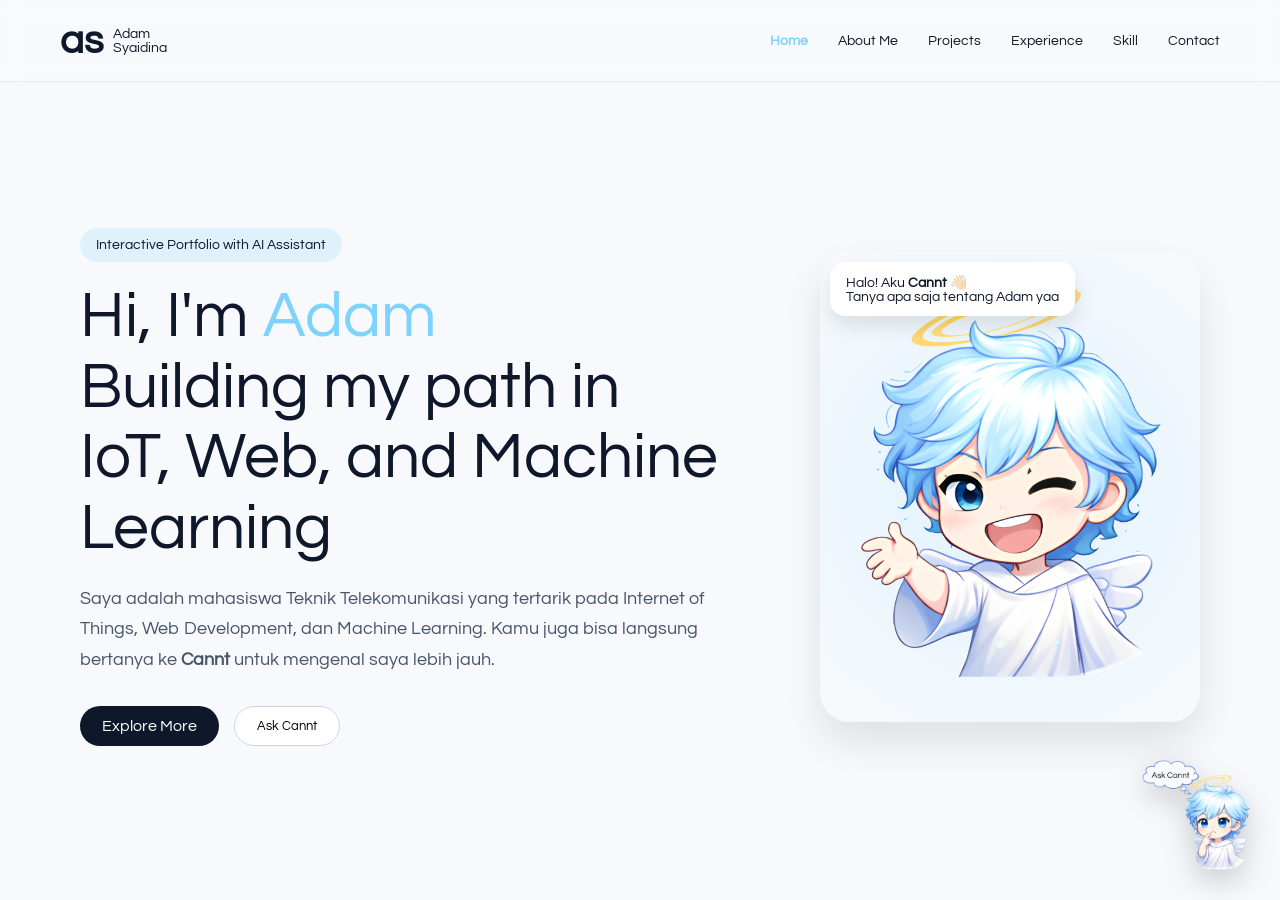
<file: portofolioadamver1.1/index.html>
<!DOCTYPE html>
<html>
<head>
    <meta name="description" content="Portfolio Muhammad Adam Syaidina">
    <title>Adam Syaidina | Portfolio</title>

    <link href="https://fonts.googleapis.com/css2?family=Questrial&display=swap" rel="stylesheet">
    <link rel="stylesheet" href="static/style.css">
</head>

<body>

<!-- NAVBAR -->
<nav class="navbar">
    <div class="logo">
        <span class="logo-big">as</span>
        <div class="logo-text">
            <span>Adam</span>
            <span>Syaidina</span>
        </div>
    </div>

    <ul class="menu">
        <li class="active" onclick="location.href='index.html'">Home</li>
        <li onclick="location.href='about.html'">About Me</li>
        <li onclick="location.href='projects.html'">Projects</li>
        <li onclick="location.href='experience.html'">Experience</li>
        <li onclick="location.href='skill.html'">Skill</li>
        <li onclick="location.href='contact.html'">Contact</li>
    </ul>
</nav>

<!-- HERO -->
<section class="hero">
    <div class="hero-left">
        <p class="hero-tag">Interactive Portfolio with AI Assistant</p>

        <h1>
            Hi, I'm <span>Adam</span><br>
            Building my path in<br>
            IoT, Web, and Machine Learning
        </h1>

        <p class="hero-desc">
            Saya adalah mahasiswa Teknik Telekomunikasi yang tertarik pada Internet of Things, Web Development,
            dan Machine Learning. Kamu juga bisa langsung bertanya ke <strong>Cannt</strong>
            untuk mengenal saya lebih jauh.
        </p>

        <div class="hero-actions">
            <a href="about.html" class="btn-primary">Explore More</a>
            <button class="btn-secondary" onclick="toggleChat()">Ask Cannt</button>
        </div>
    </div>

    <div class="hero-right">
        <div class="hero-card">
            <img src="static/images/cannt-hero.png" alt="Cannt">
            <div class="hero-bubble">
                Halo! Aku <strong>Cannt</strong> 👋🏻<br>
                Tanya apa saja tentang Adam yaa
            </div>
        </div>
    </div>
</section>

<!-- CANNT BUTTON -->
<div class="cannt-wrapper" onclick="toggleChat()">
    <img src="static/images/cannt.png" alt="Cannt">
</div>

<!-- CHAT -->
<div class="chat-container" id="chatBox">
    <div class="chat-header">
        Cannt
        <span onclick="toggleChat()">✖</span>
    </div>

    <div class="chat-content" id="chatContent"></div>

    <div class="chat-input">
        <input type="text" id="question" placeholder="Tanya tentang Adam...">
        <button onclick="askAI()">Kirim</button>
    </div>
</div>

<script>
let hasShownWelcome = false;

function toggleChat() {
    const chat = document.getElementById("chatBox");
    const cannt = document.querySelector(".cannt-wrapper");
    const chatContent = document.getElementById("chatContent");

    if (chat.style.display === "flex") {
        chat.style.display = "none";
        cannt.style.display = "block";
    } else {
        chat.style.display = "flex";
        cannt.style.display = "none";

        if (!hasShownWelcome) {
            addChatMessage(
                "Halo! Saya <strong>Cannt</strong>, asisten portfolio Adam 😊<br>" +
                "Saya bisa menjawab beberapa pertanyaan umum tentang Adam."
            );
            hasShownWelcome = true;
        }
    }
}

function addChatMessage(content, type = "ai-msg") {
    const chatContent = document.getElementById("chatContent");
    const message = document.createElement("div");
    message.className = type;
    message.innerHTML = content;
    chatContent.appendChild(message);
    chatContent.scrollTop = chatContent.scrollHeight;
}

function escapeHTML(text) {
    const div = document.createElement("div");
    div.textContent = text;
    return div.innerHTML;
}

function getCanntAnswer(question) {
    const q = question.toLowerCase();

    if (/(halo|hai|hi|hello|pagi|siang|sore|malam)/.test(q))
        return "Halo! Saya Cannt, asisten portfolio Adam 😊 Ada yang ingin kamu ketahui tentang Adam?";

    if (/(nama|siapa adam|tentang adam|who is adam)/.test(q))
        return "Adam adalah Muhammad Adam Syaidina, mahasiswa S1 Teknik Telekomunikasi di Telkom University Purwokerto.";

    if (/(kuliah|pendidikan|kampus|universitas|jurusan|semester)/.test(q))
        return "Adam menempuh S1 Teknik Telekomunikasi di Telkom University Purwokerto.";

    if (/(skill|keahlian|bisa apa|kemampuan|teknologi)/.test(q))
        return "Adam memiliki pengalaman pada Python, MATLAB, GNU Radio, RTL-SDR, IoT, elektronika, fiber optic, AutoCAD, dan beberapa teknologi telekomunikasi.";

    if (/(project|proyek|karya)/.test(q))
        return "Kamu bisa melihat beberapa proyek Adam di halaman Projects, termasuk proyek IoT, telekomunikasi, dan pengembangan teknologi.";

    if (/(pengalaman|organisasi|kerja)/.test(q))
        return "Adam memiliki pengalaman organisasi dan akademik, termasuk kegiatan himpunan, asisten praktikum, grup riset, serta pengalaman sebagai teknisi fiber optic.";

    if (/(telkom|fiber|optik|ftth|jointer)/.test(q))
        return "Adam memiliki pengalaman sebagai teknisi lapangan/jointer dengan fokus pada instalasi dan troubleshooting fiber optic.";

    if (/(iot|internet of things)/.test(q))
        return "IoT merupakan salah satu bidang yang diminati Adam, bersama web development, machine learning, dan teknologi telekomunikasi.";

    if (/(kontak|contact|email|hubungi)/.test(q))
        return "Kamu bisa menghubungi Adam melalui informasi kontak yang tersedia di halaman Contact.";

    return "Saya versi statis dari Cannt, jadi belum bisa memahami pertanyaan bebas seperti AI. Coba tanyakan tentang pendidikan, skill, project, pengalaman, IoT, fiber optic, atau kontak Adam 😊";
}

function askAI() {
    const input = document.getElementById("question");
    const question = input.value.trim();
    if (!question) return;

    addChatMessage(escapeHTML(question), "user-msg");
    input.value = "";

    const typingId = "typing-" + Date.now();
    const chatContent = document.getElementById("chatContent");
    const typing = document.createElement("div");
    typing.className = "ai-msg typing";
    typing.id = typingId;
    typing.innerHTML = "<span></span><span></span><span></span>";
    chatContent.appendChild(typing);
    chatContent.scrollTop = chatContent.scrollHeight;

    setTimeout(() => {
        const el = document.getElementById(typingId);
        if (!el) return;
        el.classList.remove("typing");
        el.innerHTML = getCanntAnswer(question);
        chatContent.scrollTop = chatContent.scrollHeight;
    }, 500);
}

document.addEventListener("DOMContentLoaded", function () {
    const input = document.getElementById("question");
    if (input) {
        input.addEventListener("keydown", function (event) {
            if (event.key === "Enter") {
                event.preventDefault();
                askAI();
            }
        });
    }
});
</script>

</body>
</html>
</file>
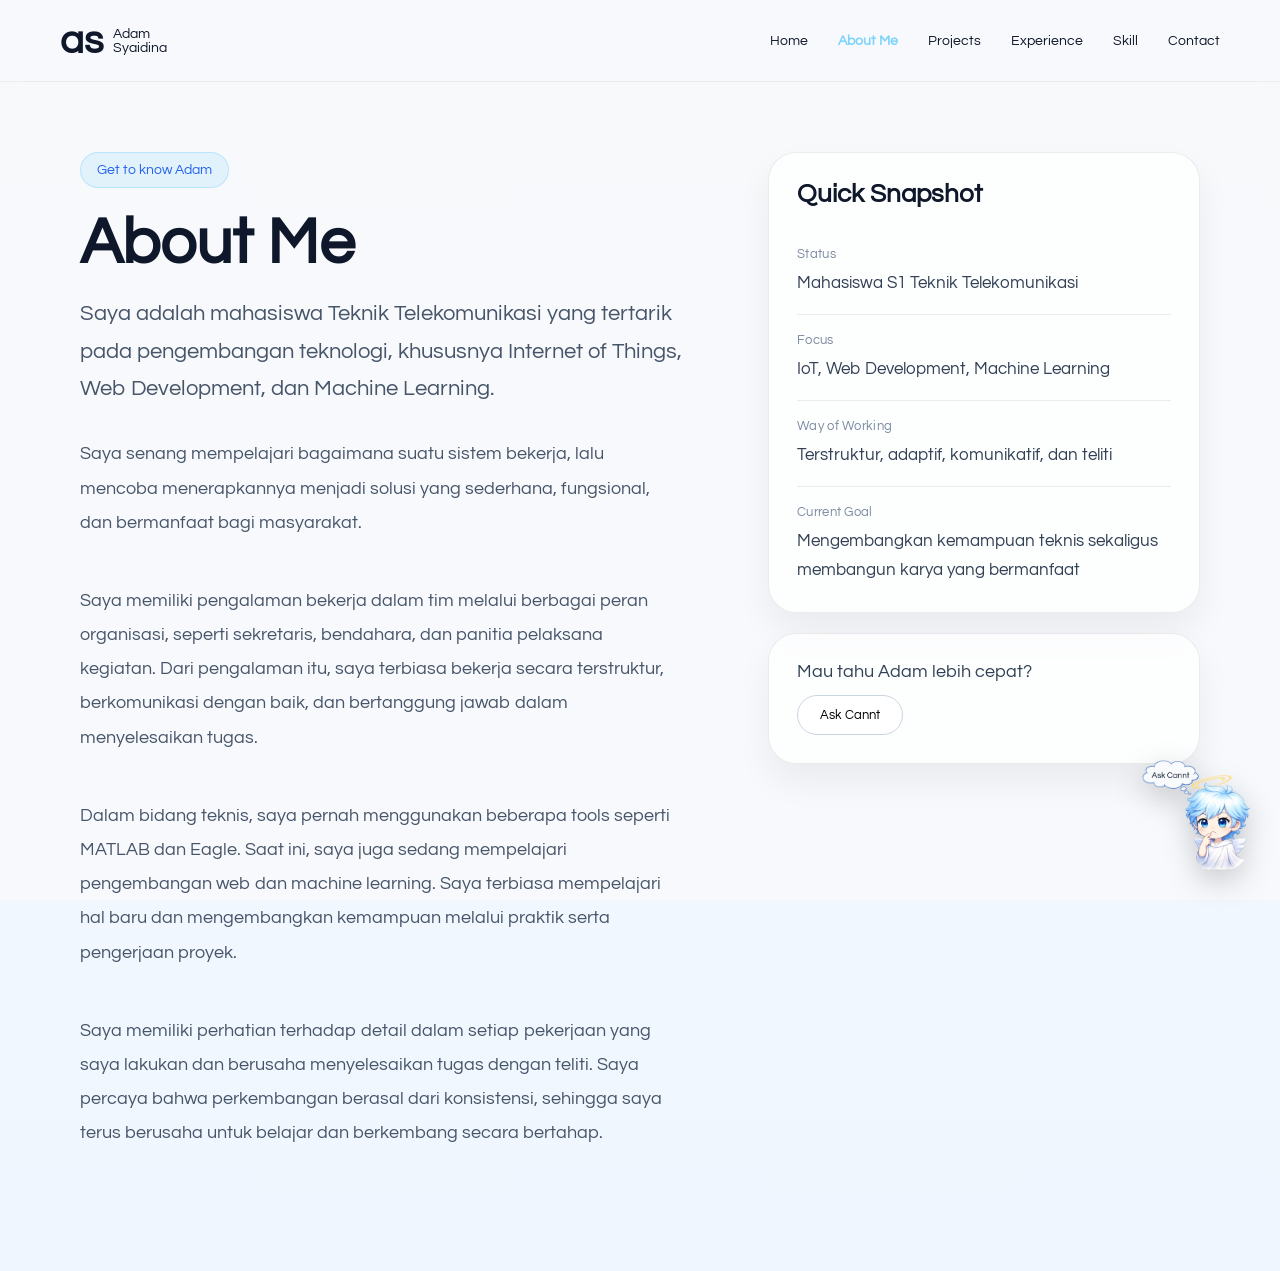
<file: portofolioadamver1.1/about.html>
<!DOCTYPE html>
<html>
<head>
    <meta name="description" content="About Muhammad Adam Syaidina">
    <title>About Me | Adam Syaidina</title>

    <link href="https://fonts.googleapis.com/css2?family=Questrial&display=swap" rel="stylesheet">
    <link rel="stylesheet" href="static/style.css">
</head>

<body>

    <!-- NAVBAR -->
    <nav class="navbar">
        <div class="logo">
            <span class="logo-big">as</span>
            <div class="logo-text">
                <span>Adam</span>
                <span>Syaidina</span>
            </div>
        </div>

        <ul class="menu">
            <li onclick="location.href='index.html'">Home</li>
            <li class="active" onclick="location.href='about.html'">About Me</li>
            <li onclick="location.href='projects.html'">Projects</li>
            <li onclick="location.href='experience.html'">Experience</li>
            <li onclick="location.href='skill.html'">Skill</li>
            <li onclick="location.href='contact.html'">Contact</li>
        </ul>
    </nav>

    <!-- ABOUT SECTION -->
    <section class="about-page">
        <div class="about-left">
            <p class="about-tag">Get to know Adam</p>
            <h1>About Me</h1>
            <p class="about-intro">
                Saya adalah mahasiswa Teknik Telekomunikasi yang tertarik pada pengembangan teknologi,
                khususnya Internet of Things, Web Development, dan Machine Learning.
            </p>

            <div class="about-content">
                <p>
                    Saya senang mempelajari bagaimana suatu sistem bekerja, lalu mencoba menerapkannya
                    menjadi solusi yang sederhana, fungsional, dan bermanfaat bagi masyarakat.
                </p>

                <p>
                    Saya memiliki pengalaman bekerja dalam tim melalui berbagai peran organisasi,
                    seperti sekretaris, bendahara, dan panitia pelaksana kegiatan. Dari pengalaman itu,
                    saya terbiasa bekerja secara terstruktur, berkomunikasi dengan baik, dan bertanggung jawab
                    dalam menyelesaikan tugas.
                </p>

                <p>
                    Dalam bidang teknis, saya pernah menggunakan beberapa tools seperti MATLAB dan Eagle.
                    Saat ini, saya juga sedang mempelajari pengembangan web dan machine learning.
                    Saya terbiasa mempelajari hal baru dan mengembangkan kemampuan melalui praktik
                    serta pengerjaan proyek.
                </p>

                <p>
                    Saya memiliki perhatian terhadap detail dalam setiap pekerjaan yang saya lakukan dan
                    berusaha menyelesaikan tugas dengan teliti. Saya percaya bahwa perkembangan berasal dari
                    konsistensi, sehingga saya terus berusaha untuk belajar dan berkembang secara bertahap.
                </p>
            </div>
        </div>

        <div class="about-right">
            <div class="about-card">
                <h3>Quick Snapshot</h3>

                <div class="snapshot-item">
                    <span class="snapshot-label">Status</span>
                    <p>Mahasiswa S1 Teknik Telekomunikasi</p>
                </div>

                <div class="snapshot-item">
                    <span class="snapshot-label">Focus</span>
                    <p>IoT, Web Development, Machine Learning</p>
                </div>

                <div class="snapshot-item">
                    <span class="snapshot-label">Way of Working</span>
                    <p>Terstruktur, adaptif, komunikatif, dan teliti</p>
                </div>

                <div class="snapshot-item">
                    <span class="snapshot-label">Current Goal</span>
                    <p>Mengembangkan kemampuan teknis sekaligus membangun karya yang bermanfaat</p>
                </div>
            </div>

            <div class="about-mini-card">
                <p>
                    Mau tahu Adam lebih cepat?
                </p>
                <button class="btn-secondary" onclick="toggleChat()">Ask Cannt</button>
            </div>
        </div>
    </section>

    <!-- CANNT CHARACTER -->
    <div class="cannt-wrapper" onclick="toggleChat()">
        <img src="static/images/cannt.png" alt="Cannt">
    </div>

    <!-- CHAT BOX -->
    <div class="chat-container" id="chatBox">
        <div class="chat-header">
            <span>Cannt</span>
            <span class="close-btn" onclick="toggleChat()">✕</span>
        </div>

        <div class="chat-content" id="chatContent"></div>

        <div class="chat-input">
            <input type="text" id="question" placeholder="Tanya tentang Adam...">
            <button onclick="askAI()">Kirim</button>
        </div>
    </div>

<script>
let hasShownWelcome = false;

function toggleChat() {
    const chat = document.getElementById("chatBox");
    const cannt = document.querySelector(".cannt-wrapper");
    const chatContent = document.getElementById("chatContent");

    if (chat.style.display === "flex") {
        chat.style.display = "none";
        cannt.style.display = "block";
    } else {
        chat.style.display = "flex";
        cannt.style.display = "none";

        if (!hasShownWelcome) {
            addChatMessage(
                "Halo! Saya <strong>Cannt</strong>, asisten portfolio Adam 😊<br>" +
                "Saya bisa menjawab beberapa pertanyaan umum tentang Adam."
            );
            hasShownWelcome = true;
        }
    }
}

function addChatMessage(content, type = "ai-msg") {
    const chatContent = document.getElementById("chatContent");
    const message = document.createElement("div");
    message.className = type;
    message.innerHTML = content;
    chatContent.appendChild(message);
    chatContent.scrollTop = chatContent.scrollHeight;
}

function escapeHTML(text) {
    const div = document.createElement("div");
    div.textContent = text;
    return div.innerHTML;
}

function getCanntAnswer(question) {
    const q = question.toLowerCase();

    if (/(halo|hai|hi|hello|pagi|siang|sore|malam)/.test(q))
        return "Halo! Saya Cannt, asisten portfolio Adam 😊 Ada yang ingin kamu ketahui tentang Adam?";

    if (/(nama|siapa adam|tentang adam|who is adam)/.test(q))
        return "Adam adalah Muhammad Adam Syaidina, mahasiswa S1 Teknik Telekomunikasi di Telkom University Purwokerto.";

    if (/(kuliah|pendidikan|kampus|universitas|jurusan|semester)/.test(q))
        return "Adam menempuh S1 Teknik Telekomunikasi di Telkom University Purwokerto.";

    if (/(skill|keahlian|bisa apa|kemampuan|teknologi)/.test(q))
        return "Adam memiliki pengalaman pada Python, MATLAB, GNU Radio, RTL-SDR, IoT, elektronika, fiber optic, AutoCAD, dan beberapa teknologi telekomunikasi.";

    if (/(project|proyek|karya)/.test(q))
        return "Kamu bisa melihat beberapa proyek Adam di halaman Projects, termasuk proyek IoT, telekomunikasi, dan pengembangan teknologi.";

    if (/(pengalaman|organisasi|kerja)/.test(q))
        return "Adam memiliki pengalaman organisasi dan akademik, termasuk kegiatan himpunan, asisten praktikum, grup riset, serta pengalaman sebagai teknisi fiber optic.";

    if (/(telkom|fiber|optik|ftth|jointer)/.test(q))
        return "Adam memiliki pengalaman sebagai teknisi lapangan/jointer dengan fokus pada instalasi dan troubleshooting fiber optic.";

    if (/(iot|internet of things)/.test(q))
        return "IoT merupakan salah satu bidang yang diminati Adam, bersama web development, machine learning, dan teknologi telekomunikasi.";

    if (/(kontak|contact|email|hubungi)/.test(q))
        return "Kamu bisa menghubungi Adam melalui informasi kontak yang tersedia di halaman Contact.";

    return "Saya versi statis dari Cannt, jadi belum bisa memahami pertanyaan bebas seperti AI. Coba tanyakan tentang pendidikan, skill, project, pengalaman, IoT, fiber optic, atau kontak Adam 😊";
}

function askAI() {
    const input = document.getElementById("question");
    const question = input.value.trim();
    if (!question) return;

    addChatMessage(escapeHTML(question), "user-msg");
    input.value = "";

    const typingId = "typing-" + Date.now();
    const chatContent = document.getElementById("chatContent");
    const typing = document.createElement("div");
    typing.className = "ai-msg typing";
    typing.id = typingId;
    typing.innerHTML = "<span></span><span></span><span></span>";
    chatContent.appendChild(typing);
    chatContent.scrollTop = chatContent.scrollHeight;

    setTimeout(() => {
        const el = document.getElementById(typingId);
        if (!el) return;
        el.classList.remove("typing");
        el.innerHTML = getCanntAnswer(question);
        chatContent.scrollTop = chatContent.scrollHeight;
    }, 500);
}

document.addEventListener("DOMContentLoaded", function () {
    const input = document.getElementById("question");
    if (input) {
        input.addEventListener("keydown", function (event) {
            if (event.key === "Enter") {
                event.preventDefault();
                askAI();
            }
        });
    }
});
</script>

</body>
</html>
</file>
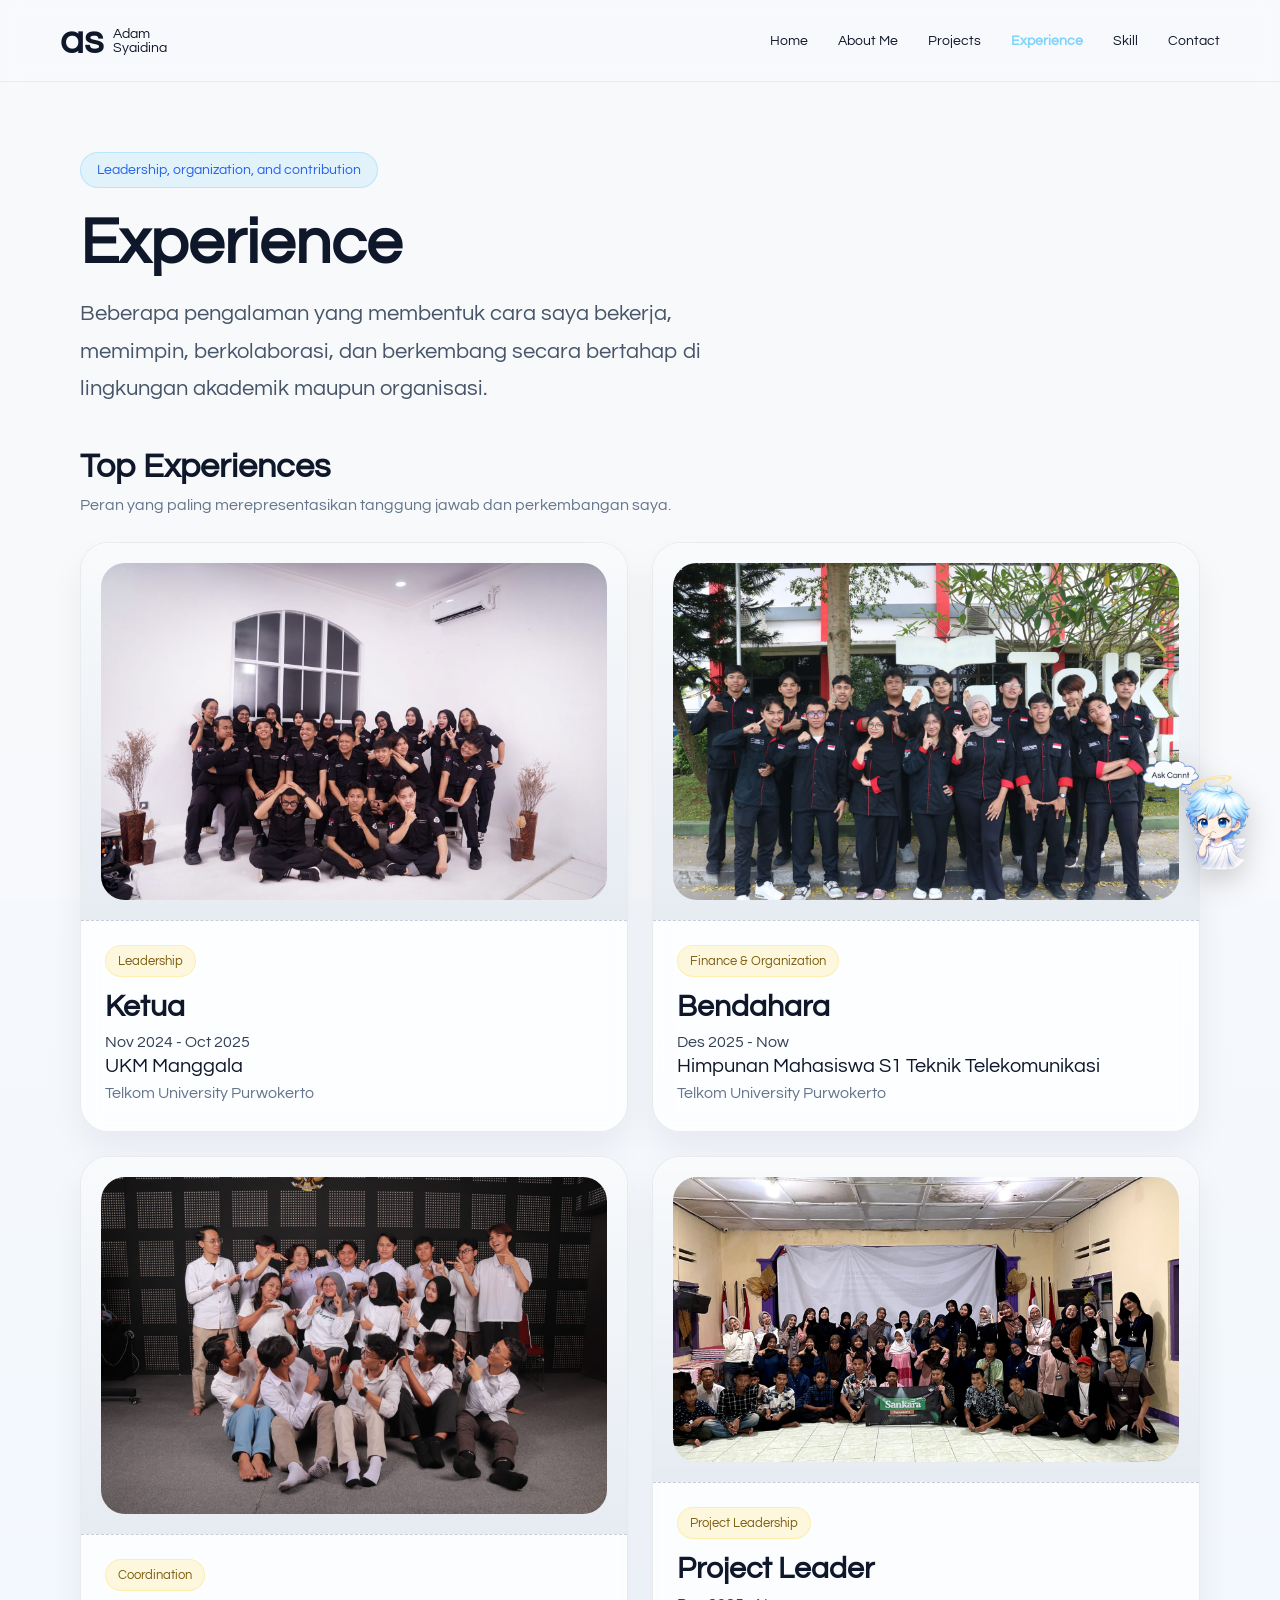
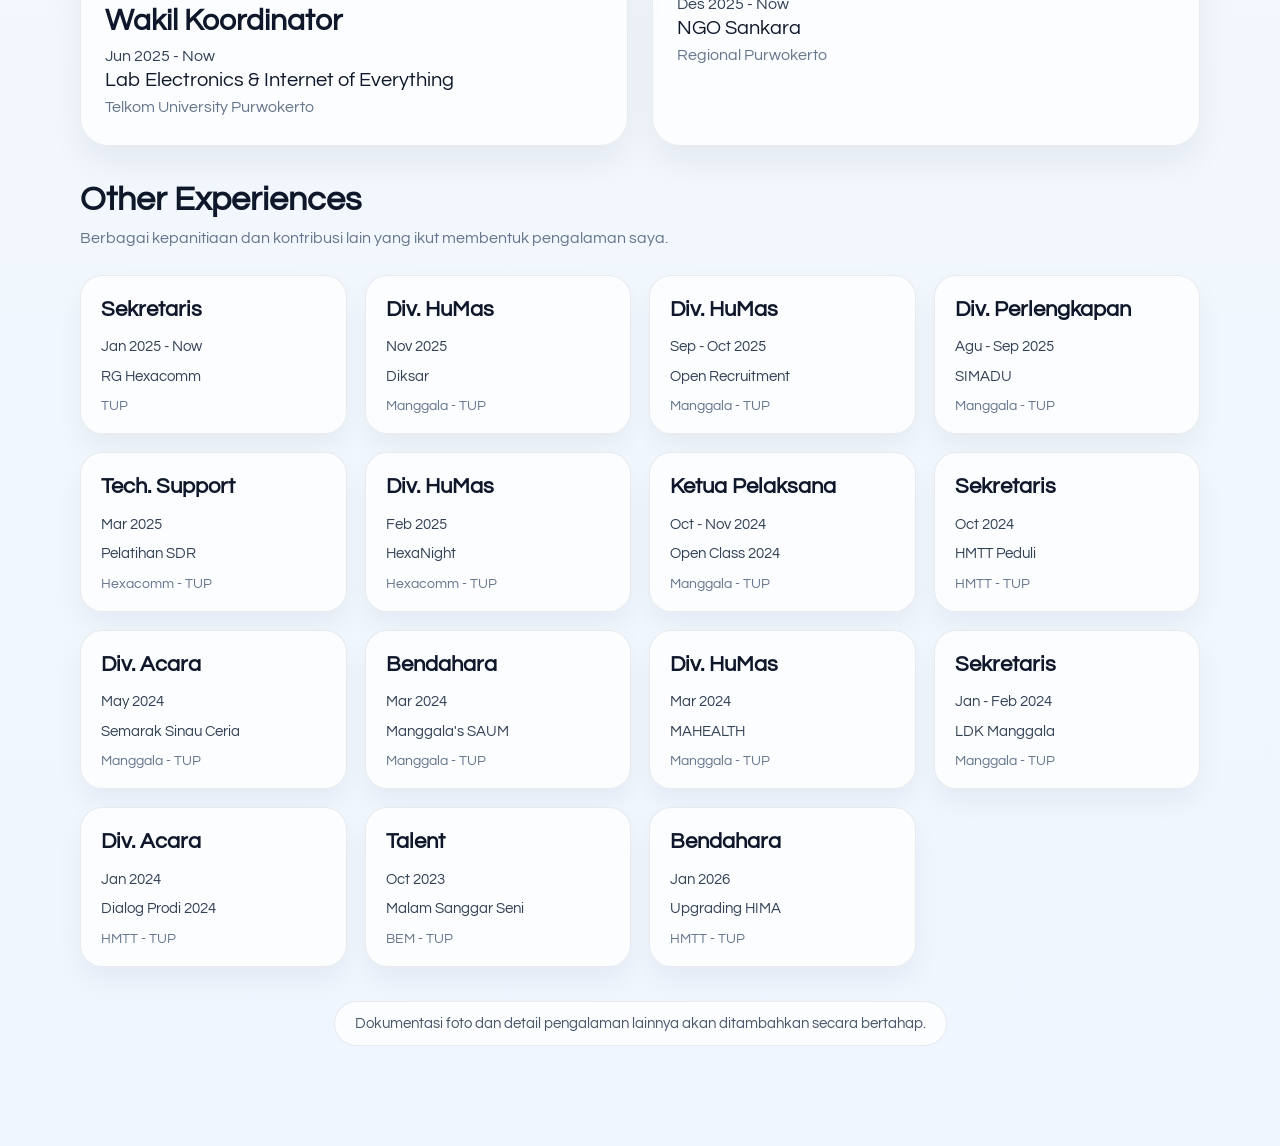
<file: portofolioadamver1.1/experience.html>
<!DOCTYPE html>
<html>
<head>
    <meta name="description" content="Experience Muhammad Adam Syaidina">
    <title>Experience | Adam Syaidina</title>

    <link href="https://fonts.googleapis.com/css2?family=Questrial&display=swap" rel="stylesheet">
    <link rel="stylesheet" href="static/style.css">
</head>

<body>

    <!-- NAVBAR -->
    <nav class="navbar">
        <div class="logo">
            <span class="logo-big">as</span>
            <div class="logo-text">
                <span>Adam</span>
                <span>Syaidina</span>
            </div>
        </div>

        <ul class="menu">
            <li onclick="location.href='index.html'">Home</li>
            <li onclick="location.href='about.html'">About Me</li>
            <li onclick="location.href='projects.html'">Projects</li>
            <li class="active" onclick="location.href='experience.html'">Experience</li>
            <li onclick="location.href='skill.html'">Skill</li>
            <li onclick="location.href='contact.html'">Contact</li>
        </ul>
    </nav>

    <!-- EXPERIENCE SECTION -->
    <section class="experience-page">
        <div class="experience-head">
            <p class="experience-tag">Leadership, organization, and contribution</p>
            <h1>Experience</h1>
            <p class="experience-intro">
                Beberapa pengalaman yang membentuk cara saya bekerja, memimpin, berkolaborasi,
                dan berkembang secara bertahap di lingkungan akademik maupun organisasi.
            </p>
        </div>

        <!-- TOP EXPERIENCES -->
        <div class="experience-block">
            <div class="section-heading">
                <h2>Top Experiences</h2>
                <p>Peran yang paling merepresentasikan tanggung jawab dan perkembangan saya.</p>
            </div>

            <div class="featured-exp-grid">

                <div class="featured-exp-card">
                    <div class="featured-exp-image">
                        <img src="static/images/exp1.jpeg" alt="Ketua UKM Manggala">
                    </div>
                    <div class="featured-exp-content">
                        <span class="exp-role-tag">Leadership</span>
                        <h3>Ketua</h3>
                        <p class="exp-period">Nov 2024 - Oct 2025</p>
                        <p class="exp-org">UKM Manggala</p>
                        <p class="exp-place">Telkom University Purwokerto</p>
                    </div>
                </div>

                <div class="featured-exp-card">
                    <div class="featured-exp-image">
                        <img src="static/images/exp2.jpeg" alt="Bendahara HMTT">
                    </div>
                    <div class="featured-exp-content">
                        <span class="exp-role-tag">Finance & Organization</span>
                        <h3>Bendahara</h3>
                        <p class="exp-period">Des 2025 - Now</p>
                        <p class="exp-org">Himpunan Mahasiswa S1 Teknik Telekomunikasi</p>
                        <p class="exp-place">Telkom University Purwokerto</p>
                    </div>
                </div>

                <div class="featured-exp-card">
                    <div class="featured-exp-image">
                        <img src="static/images/exp3.jpeg" alt="Wakil Koordinator Lab">
                    </div>
                    <div class="featured-exp-content">
                        <span class="exp-role-tag">Coordination</span>
                        <h3>Wakil Koordinator</h3>
                        <p class="exp-period">Jun 2025 - Now</p>
                        <p class="exp-org">Lab Electronics & Internet of Everything</p>
                        <p class="exp-place">Telkom University Purwokerto</p>
                    </div>
                </div>

                <div class="featured-exp-card">
                    <div class="featured-exp-image">
                        <img src="static/images/exp4.jpeg" alt="Project Leader">
                    </div>
                    <div class="featured-exp-content">
                        <span class="exp-role-tag">Project Leadership</span>
                        <h3>Project Leader</h3>
                        <p class="exp-period">Des 2025 - Now</p>
                        <p class="exp-org">NGO Sankara</p>
                        <p class="exp-place">Regional Purwokerto</p>
                    </div>
                </div>

            </div>
        </div>

        <!-- OTHER EXPERIENCES -->
        <div class="experience-block">
            <div class="section-heading">
                <h2>Other Experiences</h2>
                <p>Berbagai kepanitiaan dan kontribusi lain yang ikut membentuk pengalaman saya.</p>
            </div>

            <div class="compact-exp-grid">

                <div class="compact-exp-card">
                    <h4>Sekretaris</h4>
                    <p class="compact-time">Jan 2025 - Now</p>
                    <p>RG Hexacomm</p>
                    <span>TUP</span>
                </div>

                <div class="compact-exp-card">
                    <h4>Div. HuMas</h4>
                    <p class="compact-time">Nov 2025</p>
                    <p>Diksar</p>
                    <span>Manggala - TUP</span>
                </div>

                <div class="compact-exp-card">
                    <h4>Div. HuMas</h4>
                    <p class="compact-time">Sep - Oct 2025</p>
                    <p>Open Recruitment</p>
                    <span>Manggala - TUP</span>
                </div>

                <div class="compact-exp-card">
                    <h4>Div. Perlengkapan</h4>
                    <p class="compact-time">Agu - Sep 2025</p>
                    <p>SIMADU</p>
                    <span>Manggala - TUP</span>
                </div>

                <div class="compact-exp-card">
                    <h4>Tech. Support</h4>
                    <p class="compact-time">Mar 2025</p>
                    <p>Pelatihan SDR</p>
                    <span>Hexacomm - TUP</span>
                </div>

                <div class="compact-exp-card">
                    <h4>Div. HuMas</h4>
                    <p class="compact-time">Feb 2025</p>
                    <p>HexaNight</p>
                    <span>Hexacomm - TUP</span>
                </div>

                <div class="compact-exp-card">
                    <h4>Ketua Pelaksana</h4>
                    <p class="compact-time">Oct - Nov 2024</p>
                    <p>Open Class 2024</p>
                    <span>Manggala - TUP</span>
                </div>

                <div class="compact-exp-card">
                    <h4>Sekretaris</h4>
                    <p class="compact-time">Oct 2024</p>
                    <p>HMTT Peduli</p>
                    <span>HMTT - TUP</span>
                </div>

                <div class="compact-exp-card">
                    <h4>Div. Acara</h4>
                    <p class="compact-time">May 2024</p>
                    <p>Semarak Sinau Ceria</p>
                    <span>Manggala - TUP</span>
                </div>

                <div class="compact-exp-card">
                    <h4>Bendahara</h4>
                    <p class="compact-time">Mar 2024</p>
                    <p>Manggala's SAUM</p>
                    <span>Manggala - TUP</span>
                </div>

                <div class="compact-exp-card">
                    <h4>Div. HuMas</h4>
                    <p class="compact-time">Mar 2024</p>
                    <p>MAHEALTH</p>
                    <span>Manggala - TUP</span>
                </div>

                <div class="compact-exp-card">
                    <h4>Sekretaris</h4>
                    <p class="compact-time">Jan - Feb 2024</p>
                    <p>LDK Manggala</p>
                    <span>Manggala - TUP</span>
                </div>

                <div class="compact-exp-card">
                    <h4>Div. Acara</h4>
                    <p class="compact-time">Jan 2024</p>
                    <p>Dialog Prodi 2024</p>
                    <span>HMTT - TUP</span>
                </div>

                <div class="compact-exp-card">
                    <h4>Talent</h4>
                    <p class="compact-time">Oct 2023</p>
                    <p>Malam Sanggar Seni</p>
                    <span>BEM - TUP</span>
                </div>

                <div class="compact-exp-card">
                    <h4>Bendahara</h4>
                    <p class="compact-time">Jan 2026</p>
                    <p>Upgrading HIMA</p>
                    <span>HMTT - TUP</span>
                </div>

            </div>
        </div>

        <div class="experience-footer-note">
            <p>
                Dokumentasi foto dan detail pengalaman lainnya akan ditambahkan secara bertahap.
            </p>
        </div>
    </section>

    <!-- CANNT CHARACTER -->
    <div class="cannt-wrapper" onclick="toggleChat()">
        <img src="static/images/cannt.png" alt="Cannt">
    </div>

    <!-- CHAT BOX -->
    <div class="chat-container" id="chatBox">
        <div class="chat-header">
            <span>Cannt</span>
            <span class="close-btn" onclick="toggleChat()">✕</span>
        </div>

        <div class="chat-content" id="chatContent"></div>

        <div class="chat-input">
            <input type="text" id="question" placeholder="Tanya tentang Adam...">
            <button onclick="askAI()">Kirim</button>
        </div>
    </div>

<script>
let hasShownWelcome = false;

function toggleChat() {
    const chat = document.getElementById("chatBox");
    const cannt = document.querySelector(".cannt-wrapper");
    const chatContent = document.getElementById("chatContent");

    if (chat.style.display === "flex") {
        chat.style.display = "none";
        cannt.style.display = "block";
    } else {
        chat.style.display = "flex";
        cannt.style.display = "none";

        if (!hasShownWelcome) {
            addChatMessage(
                "Halo! Saya <strong>Cannt</strong>, asisten portfolio Adam 😊<br>" +
                "Saya bisa menjawab beberapa pertanyaan umum tentang Adam."
            );
            hasShownWelcome = true;
        }
    }
}

function addChatMessage(content, type = "ai-msg") {
    const chatContent = document.getElementById("chatContent");
    const message = document.createElement("div");
    message.className = type;
    message.innerHTML = content;
    chatContent.appendChild(message);
    chatContent.scrollTop = chatContent.scrollHeight;
}

function escapeHTML(text) {
    const div = document.createElement("div");
    div.textContent = text;
    return div.innerHTML;
}

function getCanntAnswer(question) {
    const q = question.toLowerCase();

    if (/(halo|hai|hi|hello|pagi|siang|sore|malam)/.test(q))
        return "Halo! Saya Cannt, asisten portfolio Adam 😊 Ada yang ingin kamu ketahui tentang Adam?";

    if (/(nama|siapa adam|tentang adam|who is adam)/.test(q))
        return "Adam adalah Muhammad Adam Syaidina, mahasiswa S1 Teknik Telekomunikasi di Telkom University Purwokerto.";

    if (/(kuliah|pendidikan|kampus|universitas|jurusan|semester)/.test(q))
        return "Adam menempuh S1 Teknik Telekomunikasi di Telkom University Purwokerto.";

    if (/(skill|keahlian|bisa apa|kemampuan|teknologi)/.test(q))
        return "Adam memiliki pengalaman pada Python, MATLAB, GNU Radio, RTL-SDR, IoT, elektronika, fiber optic, AutoCAD, dan beberapa teknologi telekomunikasi.";

    if (/(project|proyek|karya)/.test(q))
        return "Kamu bisa melihat beberapa proyek Adam di halaman Projects, termasuk proyek IoT, telekomunikasi, dan pengembangan teknologi.";

    if (/(pengalaman|organisasi|kerja)/.test(q))
        return "Adam memiliki pengalaman organisasi dan akademik, termasuk kegiatan himpunan, asisten praktikum, grup riset, serta pengalaman sebagai teknisi fiber optic.";

    if (/(telkom|fiber|optik|ftth|jointer)/.test(q))
        return "Adam memiliki pengalaman sebagai teknisi lapangan/jointer dengan fokus pada instalasi dan troubleshooting fiber optic.";

    if (/(iot|internet of things)/.test(q))
        return "IoT merupakan salah satu bidang yang diminati Adam, bersama web development, machine learning, dan teknologi telekomunikasi.";

    if (/(kontak|contact|email|hubungi)/.test(q))
        return "Kamu bisa menghubungi Adam melalui informasi kontak yang tersedia di halaman Contact.";

    return "Saya versi statis dari Cannt, jadi belum bisa memahami pertanyaan bebas seperti AI. Coba tanyakan tentang pendidikan, skill, project, pengalaman, IoT, fiber optic, atau kontak Adam 😊";
}

function askAI() {
    const input = document.getElementById("question");
    const question = input.value.trim();
    if (!question) return;

    addChatMessage(escapeHTML(question), "user-msg");
    input.value = "";

    const typingId = "typing-" + Date.now();
    const chatContent = document.getElementById("chatContent");
    const typing = document.createElement("div");
    typing.className = "ai-msg typing";
    typing.id = typingId;
    typing.innerHTML = "<span></span><span></span><span></span>";
    chatContent.appendChild(typing);
    chatContent.scrollTop = chatContent.scrollHeight;

    setTimeout(() => {
        const el = document.getElementById(typingId);
        if (!el) return;
        el.classList.remove("typing");
        el.innerHTML = getCanntAnswer(question);
        chatContent.scrollTop = chatContent.scrollHeight;
    }, 500);
}

document.addEventListener("DOMContentLoaded", function () {
    const input = document.getElementById("question");
    if (input) {
        input.addEventListener("keydown", function (event) {
            if (event.key === "Enter") {
                event.preventDefault();
                askAI();
            }
        });
    }
});
</script>

</body>
</html>
</file>
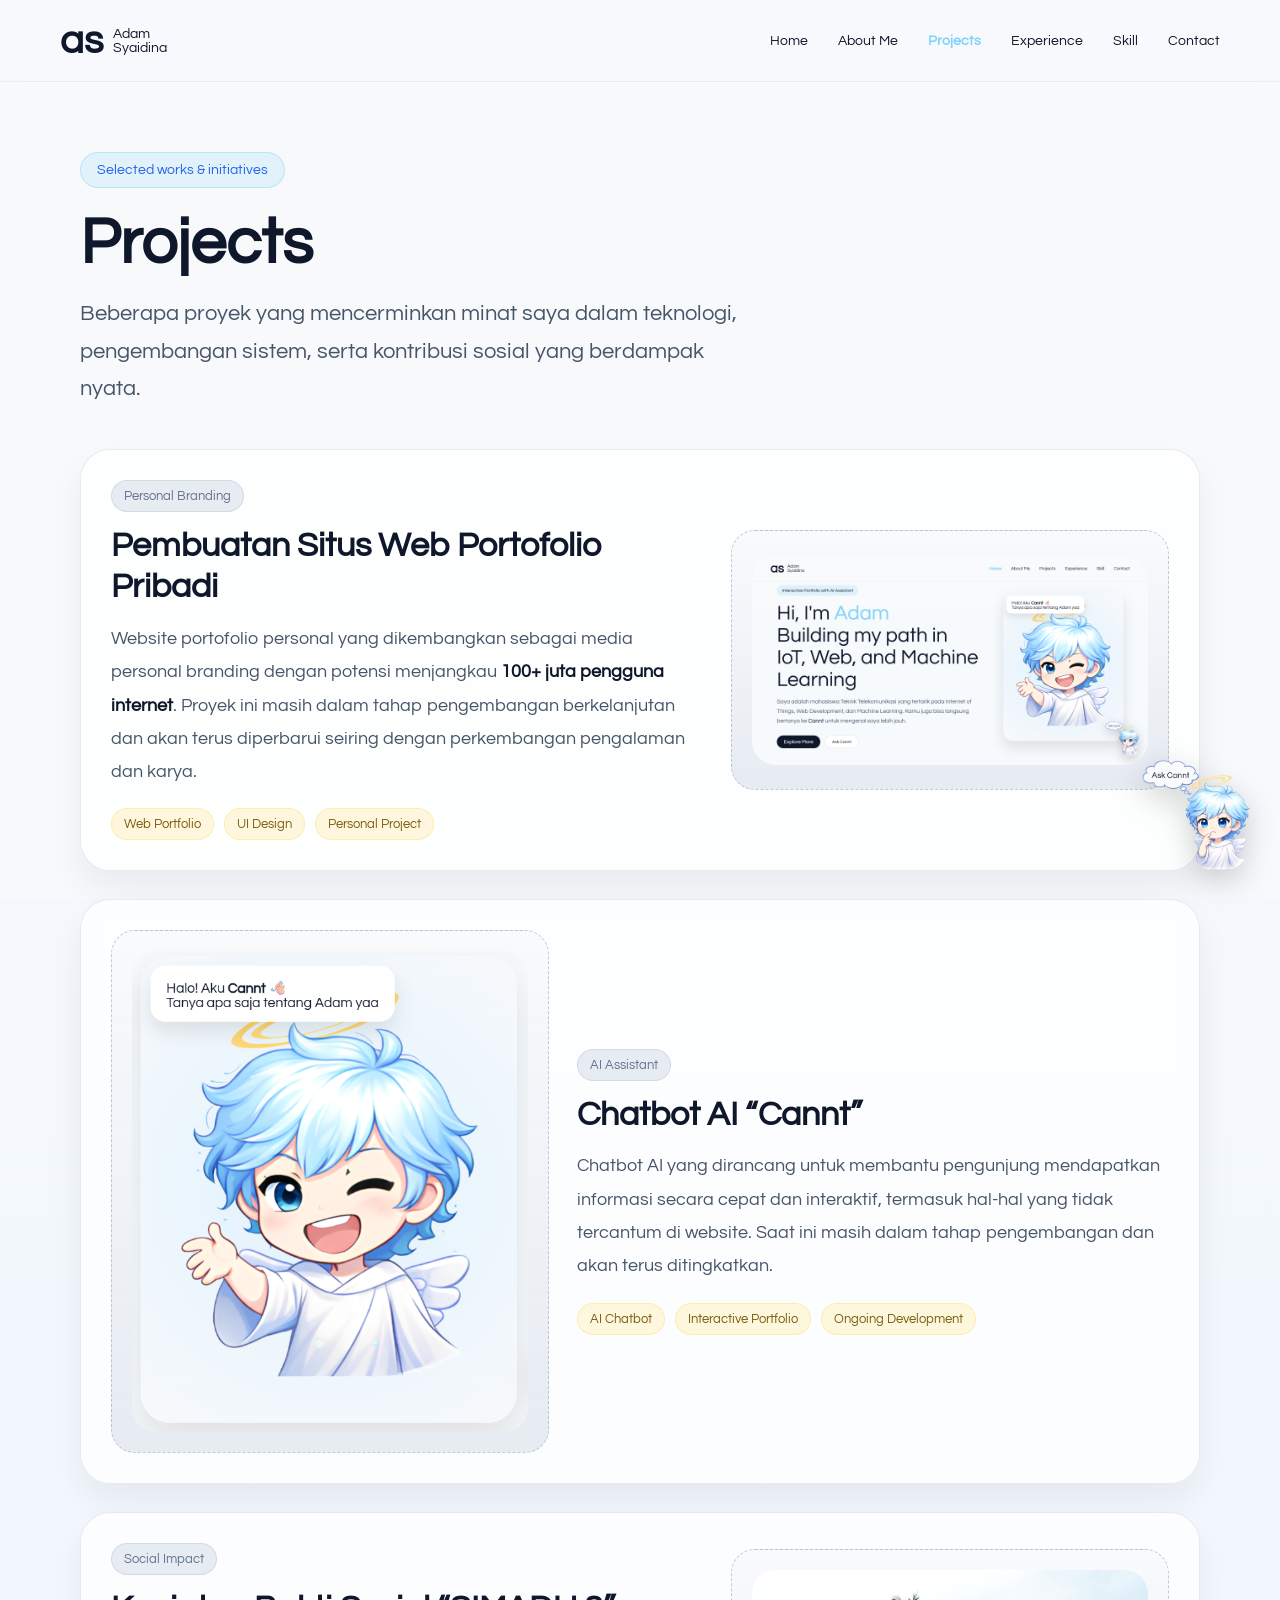
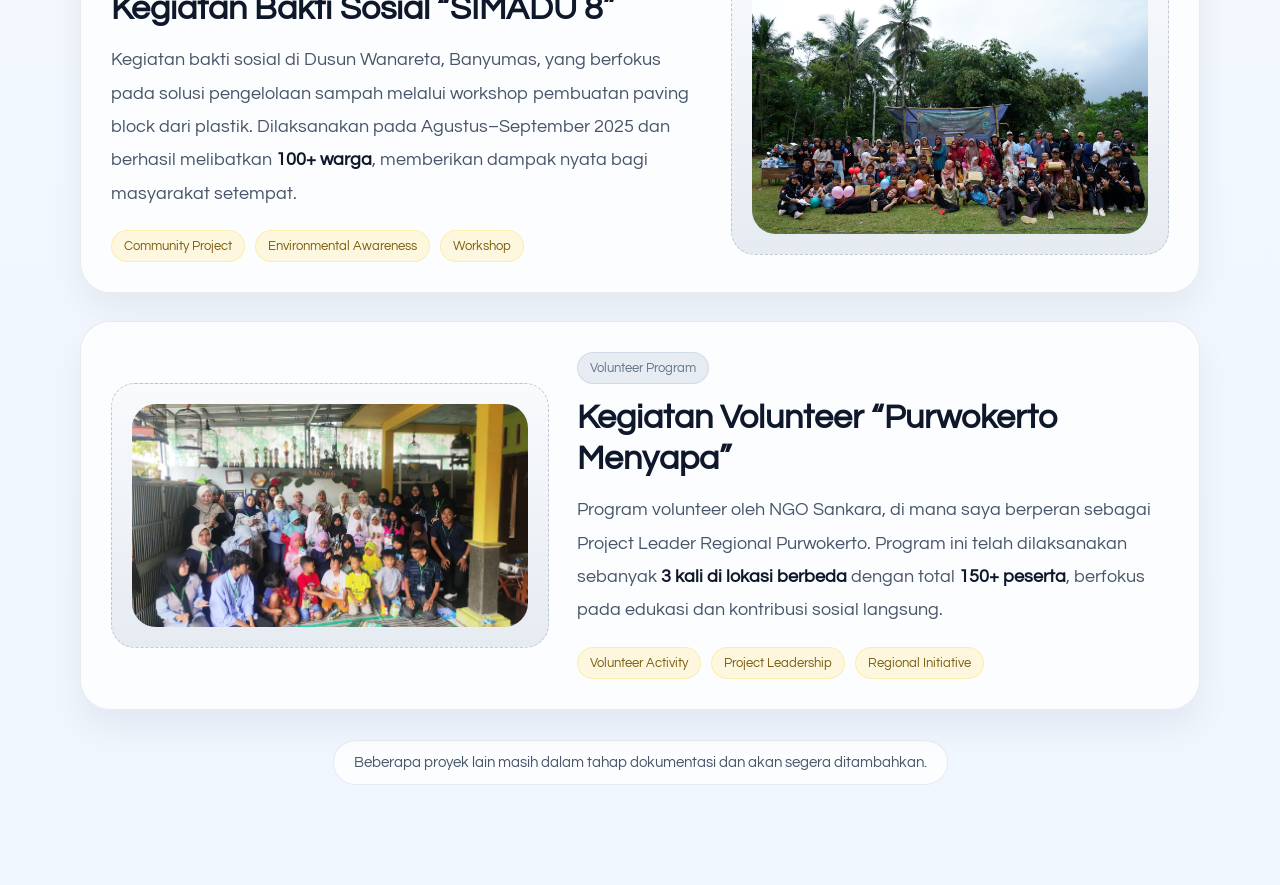
<file: portofolioadamver1.1/projects.html>
<!DOCTYPE html>
<html>
<head>
    <meta name="description" content="Projects Muhammad Adam Syaidina">
    <title>Projects | Adam Syaidina</title>

    <link href="https://fonts.googleapis.com/css2?family=Questrial&display=swap" rel="stylesheet">
    <link rel="stylesheet" href="static/style.css">
</head>

<body>

    <!-- NAVBAR -->
    <nav class="navbar">
        <div class="logo">
            <span class="logo-big">as</span>
            <div class="logo-text">
                <span>Adam</span>
                <span>Syaidina</span>
            </div>
        </div>

        <ul class="menu">
            <li onclick="location.href='index.html'">Home</li>
            <li onclick="location.href='about.html'">About Me</li>
            <li class="active" onclick="location.href='projects.html'">Projects</li>
            <li onclick="location.href='experience.html'">Experience</li>
            <li onclick="location.href='skill.html'">Skill</li>
            <li onclick="location.href='contact.html'">Contact</li>
        </ul>
    </nav>

    <!-- PROJECTS SECTION -->
    <section class="projects-page">
        <div class="projects-head">
            <p class="projects-tag">Selected works & initiatives</p>
            <h1>Projects</h1>
            <p class="projects-intro">
                Beberapa proyek yang mencerminkan minat saya dalam teknologi, pengembangan sistem,
                serta kontribusi sosial yang berdampak nyata.
            </p>
        </div>

        <!-- PROJECT 1 -->
        <div class="project-showcase">
            <div class="project-copy">
                <span class="project-label">Personal Branding</span>
                <h3>Pembuatan Situs Web Portofolio Pribadi</h3>
                <p>
                    Website portofolio personal yang dikembangkan sebagai media personal branding
                    dengan potensi menjangkau <strong>100+ juta pengguna internet</strong>. Proyek ini
                    masih dalam tahap pengembangan berkelanjutan dan akan terus diperbarui seiring
                    dengan perkembangan pengalaman dan karya.
                </p>

                <div class="project-meta">
                    <span>Web Portfolio</span>
                    <span>UI Design</span>
                    <span>Personal Project</span>
                </div>
            </div>

            <div class="project-visual">
                <div class="project-image-box">
                    <img src="static/images/projects1.png" alt="Project 1">
                </div>
            </div>
        </div>

        <!-- PROJECT 2 -->
        <div class="project-showcase reverse">
            <div class="project-copy">
                <span class="project-label">AI Assistant</span>
                <h3>Chatbot AI “Cannt”</h3>
                <p>
                    Chatbot AI yang dirancang untuk membantu pengunjung mendapatkan informasi
                    secara cepat dan interaktif, termasuk hal-hal yang tidak tercantum di website.
                    Saat ini masih dalam tahap pengembangan dan akan terus ditingkatkan.
                </p>

                <div class="project-meta">
                    <span>AI Chatbot</span>
                    <span>Interactive Portfolio</span>
                    <span>Ongoing Development</span>
                </div>
            </div>

            <div class="project-visual">
                <div class="project-image-box">
                    <img src="static/images/projects2.png" alt="Project 2">
                </div>
            </div>
        </div>

        <!-- PROJECT 3 -->
        <div class="project-showcase">
            <div class="project-copy">
                <span class="project-label">Social Impact</span>
                <h3>Kegiatan Bakti Sosial “SIMADU 8”</h3>
                <p>
                    Kegiatan bakti sosial di Dusun Wanareta, Banyumas, yang berfokus pada solusi
                    pengelolaan sampah melalui workshop pembuatan paving block dari plastik.
                    Dilaksanakan pada Agustus–September 2025 dan berhasil melibatkan
                    <strong>100+ warga</strong>, memberikan dampak nyata bagi masyarakat setempat.
                </p>

                <div class="project-meta">
                    <span>Community Project</span>
                    <span>Environmental Awareness</span>
                    <span>Workshop</span>
                </div>
            </div>

            <div class="project-visual">
                <div class="project-image-box">
                    <img src="static/images/projects3.jpeg" alt="Project 3">
                </div>
            </div>
        </div>

        <!-- PROJECT 4 -->
        <div class="project-showcase reverse">
            <div class="project-copy">
                <span class="project-label">Volunteer Program</span>
                <h3>Kegiatan Volunteer “Purwokerto Menyapa”</h3>
                <p>
                    Program volunteer oleh NGO Sankara, di mana saya berperan sebagai Project Leader
                    Regional Purwokerto. Program ini telah dilaksanakan sebanyak
                    <strong>3 kali di lokasi berbeda</strong> dengan total
                    <strong>150+ peserta</strong>, berfokus pada edukasi dan kontribusi sosial langsung.
                </p>

                <div class="project-meta">
                    <span>Volunteer Activity</span>
                    <span>Project Leadership</span>
                    <span>Regional Initiative</span>
                </div>
            </div>

            <div class="project-visual">
                <div class="project-image-box">
                    <img src="static/images/projects4.jpeg" alt="Project 4">
                </div>
            </div>
        </div>

        <div class="projects-footer-note">
            <p>
                Beberapa proyek lain masih dalam tahap dokumentasi dan akan segera ditambahkan.
            </p>
        </div>
    </section>

    <!-- CANNT CHARACTER -->
    <div class="cannt-wrapper" onclick="toggleChat()">
        <img src="static/images/cannt.png" alt="Cannt">
    </div>

    <!-- CHAT BOX -->
    <div class="chat-container" id="chatBox">
        <div class="chat-header">
            <span>Cannt</span>
            <span class="close-btn" onclick="toggleChat()">✕</span>
        </div>

        <div class="chat-content" id="chatContent"></div>

        <div class="chat-input">
            <input type="text" id="question" placeholder="Tanya tentang Adam...">
            <button onclick="askAI()">Kirim</button>
        </div>
    </div>

<script>
let hasShownWelcome = false;

function toggleChat() {
    const chat = document.getElementById("chatBox");
    const cannt = document.querySelector(".cannt-wrapper");
    const chatContent = document.getElementById("chatContent");

    if (chat.style.display === "flex") {
        chat.style.display = "none";
        cannt.style.display = "block";
    } else {
        chat.style.display = "flex";
        cannt.style.display = "none";

        if (!hasShownWelcome) {
            addChatMessage(
                "Halo! Saya <strong>Cannt</strong>, asisten portfolio Adam 😊<br>" +
                "Saya bisa menjawab beberapa pertanyaan umum tentang Adam."
            );
            hasShownWelcome = true;
        }
    }
}

function addChatMessage(content, type = "ai-msg") {
    const chatContent = document.getElementById("chatContent");
    const message = document.createElement("div");
    message.className = type;
    message.innerHTML = content;
    chatContent.appendChild(message);
    chatContent.scrollTop = chatContent.scrollHeight;
}

function escapeHTML(text) {
    const div = document.createElement("div");
    div.textContent = text;
    return div.innerHTML;
}

function getCanntAnswer(question) {
    const q = question.toLowerCase();

    if (/(halo|hai|hi|hello|pagi|siang|sore|malam)/.test(q))
        return "Halo! Saya Cannt, asisten portfolio Adam 😊 Ada yang ingin kamu ketahui tentang Adam?";

    if (/(nama|siapa adam|tentang adam|who is adam)/.test(q))
        return "Adam adalah Muhammad Adam Syaidina, mahasiswa S1 Teknik Telekomunikasi di Telkom University Purwokerto.";

    if (/(kuliah|pendidikan|kampus|universitas|jurusan|semester)/.test(q))
        return "Adam menempuh S1 Teknik Telekomunikasi di Telkom University Purwokerto.";

    if (/(skill|keahlian|bisa apa|kemampuan|teknologi)/.test(q))
        return "Adam memiliki pengalaman pada Python, MATLAB, GNU Radio, RTL-SDR, IoT, elektronika, fiber optic, AutoCAD, dan beberapa teknologi telekomunikasi.";

    if (/(project|proyek|karya)/.test(q))
        return "Kamu bisa melihat beberapa proyek Adam di halaman Projects, termasuk proyek IoT, telekomunikasi, dan pengembangan teknologi.";

    if (/(pengalaman|organisasi|kerja)/.test(q))
        return "Adam memiliki pengalaman organisasi dan akademik, termasuk kegiatan himpunan, asisten praktikum, grup riset, serta pengalaman sebagai teknisi fiber optic.";

    if (/(telkom|fiber|optik|ftth|jointer)/.test(q))
        return "Adam memiliki pengalaman sebagai teknisi lapangan/jointer dengan fokus pada instalasi dan troubleshooting fiber optic.";

    if (/(iot|internet of things)/.test(q))
        return "IoT merupakan salah satu bidang yang diminati Adam, bersama web development, machine learning, dan teknologi telekomunikasi.";

    if (/(kontak|contact|email|hubungi)/.test(q))
        return "Kamu bisa menghubungi Adam melalui informasi kontak yang tersedia di halaman Contact.";

    return "Saya versi statis dari Cannt, jadi belum bisa memahami pertanyaan bebas seperti AI. Coba tanyakan tentang pendidikan, skill, project, pengalaman, IoT, fiber optic, atau kontak Adam 😊";
}

function askAI() {
    const input = document.getElementById("question");
    const question = input.value.trim();
    if (!question) return;

    addChatMessage(escapeHTML(question), "user-msg");
    input.value = "";

    const typingId = "typing-" + Date.now();
    const chatContent = document.getElementById("chatContent");
    const typing = document.createElement("div");
    typing.className = "ai-msg typing";
    typing.id = typingId;
    typing.innerHTML = "<span></span><span></span><span></span>";
    chatContent.appendChild(typing);
    chatContent.scrollTop = chatContent.scrollHeight;

    setTimeout(() => {
        const el = document.getElementById(typingId);
        if (!el) return;
        el.classList.remove("typing");
        el.innerHTML = getCanntAnswer(question);
        chatContent.scrollTop = chatContent.scrollHeight;
    }, 500);
}

document.addEventListener("DOMContentLoaded", function () {
    const input = document.getElementById("question");
    if (input) {
        input.addEventListener("keydown", function (event) {
            if (event.key === "Enter") {
                event.preventDefault();
                askAI();
            }
        });
    }
});
</script>

</body>
</html>
</file>
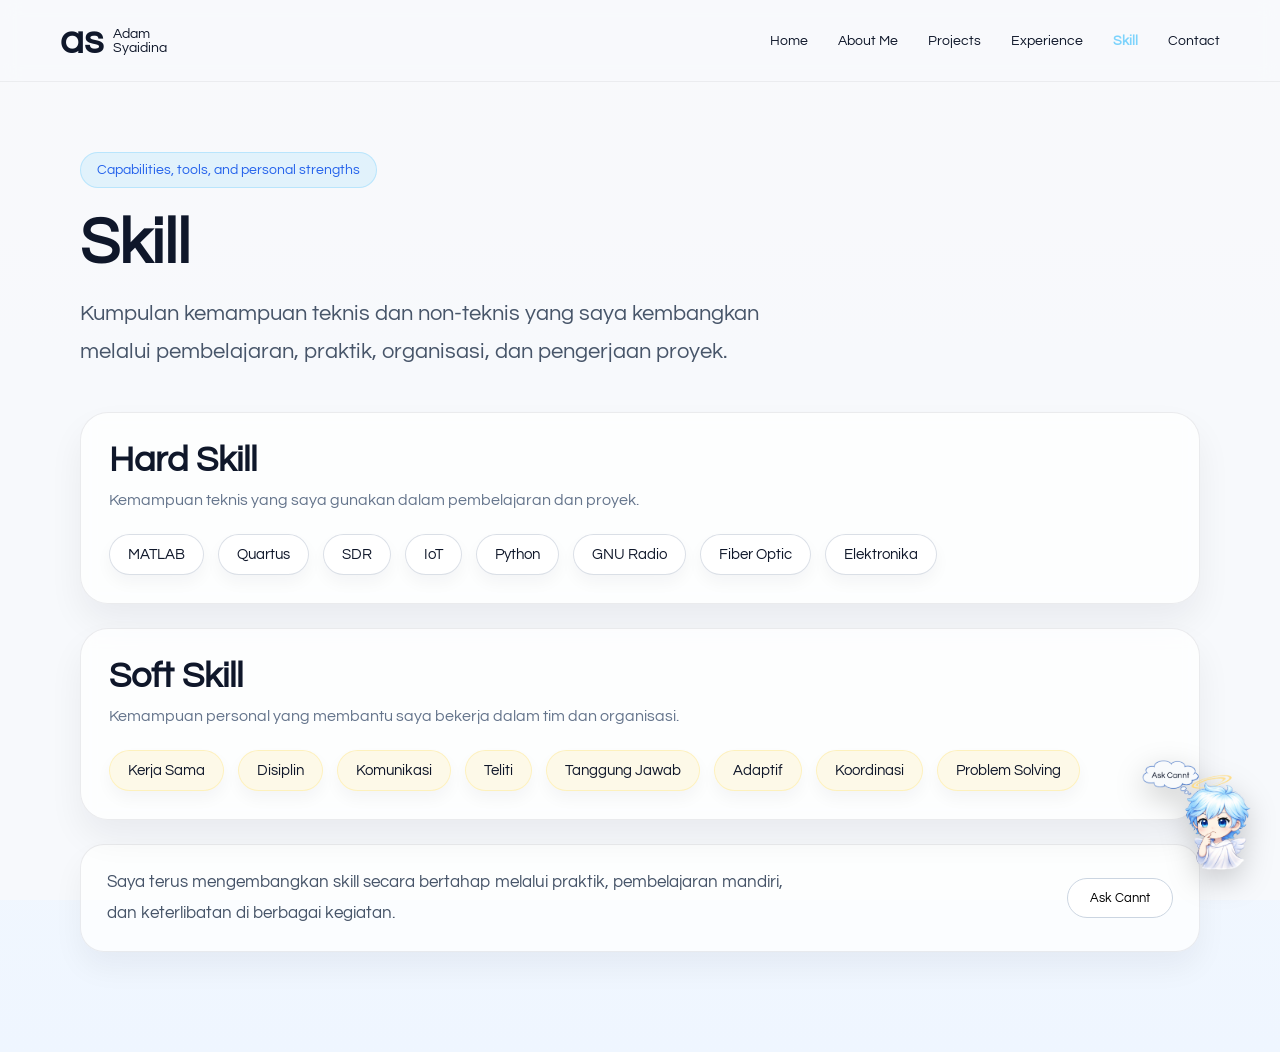
<file: portofolioadamver1.1/skill.html>
<!DOCTYPE html>
<html>
<head>
    <meta name="description" content="Skill Muhammad Adam Syaidina">
    <title>Skill | Adam Syaidina</title>

    <link href="https://fonts.googleapis.com/css2?family=Questrial&display=swap" rel="stylesheet">
    <link rel="stylesheet" href="static/style.css">
</head>

<body>

    <!-- NAVBAR -->
    <nav class="navbar">
        <div class="logo">
            <span class="logo-big">as</span>
            <div class="logo-text">
                <span>Adam</span>
                <span>Syaidina</span>
            </div>
        </div>

        <ul class="menu">
            <li onclick="location.href='index.html'">Home</li>
            <li onclick="location.href='about.html'">About Me</li>
            <li onclick="location.href='projects.html'">Projects</li>
            <li onclick="location.href='experience.html'">Experience</li>
            <li class="active" onclick="location.href='skill.html'">Skill</li>
            <li onclick="location.href='contact.html'">Contact</li>
        </ul>
    </nav>

    <!-- SKILL SECTION -->
    <section class="skill-page">
        <div class="skill-head">
            <p class="skill-tagline">Capabilities, tools, and personal strengths</p>
            <h1>Skill</h1>
            <p class="skill-intro">
                Kumpulan kemampuan teknis dan non-teknis yang saya kembangkan melalui pembelajaran,
                praktik, organisasi, dan pengerjaan proyek.
            </p>
        </div>

        <div class="skill-layout">

            <!-- HARD SKILL -->
            <div class="skill-card-box">
                <div class="skill-card-head">
                    <h2>Hard Skill</h2>
                    <p>Kemampuan teknis yang saya gunakan dalam pembelajaran dan proyek.</p>
                </div>

                <div class="skill-list modern-skill-list">
                    <span class="skill-badge">MATLAB</span>
                    <span class="skill-badge">Quartus</span>
                    <span class="skill-badge">SDR</span>
                    <span class="skill-badge">IoT</span>
                    <span class="skill-badge">Python</span>
                    <span class="skill-badge">GNU Radio</span>
                    <span class="skill-badge">Fiber Optic</span>
                    <span class="skill-badge">Elektronika</span>
                </div>
            </div>

            <!-- SOFT SKILL -->
            <div class="skill-card-box">
                <div class="skill-card-head">
                    <h2>Soft Skill</h2>
                    <p>Kemampuan personal yang membantu saya bekerja dalam tim dan organisasi.</p>
                </div>

                <div class="skill-list modern-skill-list">
                    <span class="skill-badge soft">Kerja Sama</span>
                    <span class="skill-badge soft">Disiplin</span>
                    <span class="skill-badge soft">Komunikasi</span>
                    <span class="skill-badge soft">Teliti</span>
                    <span class="skill-badge soft">Tanggung Jawab</span>
                    <span class="skill-badge soft">Adaptif</span>
                    <span class="skill-badge soft">Koordinasi</span>
                    <span class="skill-badge soft">Problem Solving</span>
                </div>
            </div>

            <!-- OPTIONAL MINI PANEL -->
            <div class="skill-note-box">
                <p>
                    Saya terus mengembangkan skill secara bertahap melalui praktik,
                    pembelajaran mandiri, dan keterlibatan di berbagai kegiatan.
                </p>
                <button class="btn-secondary" onclick="toggleChat()">Ask Cannt</button>
            </div>

        </div>
    </section>

    <!-- CANNT CHARACTER -->
    <div class="cannt-wrapper" onclick="toggleChat()">
        <img src="static/images/cannt.png" alt="Cannt">
    </div>

    <!-- CHAT BOX -->
    <div class="chat-container" id="chatBox">
        <div class="chat-header">
            <span>Cannt</span>
            <span class="close-btn" onclick="toggleChat()">✕</span>
        </div>

        <div class="chat-content" id="chatContent"></div>

        <div class="chat-input">
            <input type="text" id="question" placeholder="Tanya tentang Adam...">
            <button onclick="askAI()">Kirim</button>
        </div>
    </div>

<script>
let hasShownWelcome = false;

function toggleChat() {
    const chat = document.getElementById("chatBox");
    const cannt = document.querySelector(".cannt-wrapper");
    const chatContent = document.getElementById("chatContent");

    if (chat.style.display === "flex") {
        chat.style.display = "none";
        cannt.style.display = "block";
    } else {
        chat.style.display = "flex";
        cannt.style.display = "none";

        if (!hasShownWelcome) {
            addChatMessage(
                "Halo! Saya <strong>Cannt</strong>, asisten portfolio Adam 😊<br>" +
                "Saya bisa menjawab beberapa pertanyaan umum tentang Adam."
            );
            hasShownWelcome = true;
        }
    }
}

function addChatMessage(content, type = "ai-msg") {
    const chatContent = document.getElementById("chatContent");
    const message = document.createElement("div");
    message.className = type;
    message.innerHTML = content;
    chatContent.appendChild(message);
    chatContent.scrollTop = chatContent.scrollHeight;
}

function escapeHTML(text) {
    const div = document.createElement("div");
    div.textContent = text;
    return div.innerHTML;
}

function getCanntAnswer(question) {
    const q = question.toLowerCase();

    if (/(halo|hai|hi|hello|pagi|siang|sore|malam)/.test(q))
        return "Halo! Saya Cannt, asisten portfolio Adam 😊 Ada yang ingin kamu ketahui tentang Adam?";

    if (/(nama|siapa adam|tentang adam|who is adam)/.test(q))
        return "Adam adalah Muhammad Adam Syaidina, mahasiswa S1 Teknik Telekomunikasi di Telkom University Purwokerto.";

    if (/(kuliah|pendidikan|kampus|universitas|jurusan|semester)/.test(q))
        return "Adam menempuh S1 Teknik Telekomunikasi di Telkom University Purwokerto.";

    if (/(skill|keahlian|bisa apa|kemampuan|teknologi)/.test(q))
        return "Adam memiliki pengalaman pada Python, MATLAB, GNU Radio, RTL-SDR, IoT, elektronika, fiber optic, AutoCAD, dan beberapa teknologi telekomunikasi.";

    if (/(project|proyek|karya)/.test(q))
        return "Kamu bisa melihat beberapa proyek Adam di halaman Projects, termasuk proyek IoT, telekomunikasi, dan pengembangan teknologi.";

    if (/(pengalaman|organisasi|kerja)/.test(q))
        return "Adam memiliki pengalaman organisasi dan akademik, termasuk kegiatan himpunan, asisten praktikum, grup riset, serta pengalaman sebagai teknisi fiber optic.";

    if (/(telkom|fiber|optik|ftth|jointer)/.test(q))
        return "Adam memiliki pengalaman sebagai teknisi lapangan/jointer dengan fokus pada instalasi dan troubleshooting fiber optic.";

    if (/(iot|internet of things)/.test(q))
        return "IoT merupakan salah satu bidang yang diminati Adam, bersama web development, machine learning, dan teknologi telekomunikasi.";

    if (/(kontak|contact|email|hubungi)/.test(q))
        return "Kamu bisa menghubungi Adam melalui informasi kontak yang tersedia di halaman Contact.";

    return "Saya versi statis dari Cannt, jadi belum bisa memahami pertanyaan bebas seperti AI. Coba tanyakan tentang pendidikan, skill, project, pengalaman, IoT, fiber optic, atau kontak Adam 😊";
}

function askAI() {
    const input = document.getElementById("question");
    const question = input.value.trim();
    if (!question) return;

    addChatMessage(escapeHTML(question), "user-msg");
    input.value = "";

    const typingId = "typing-" + Date.now();
    const chatContent = document.getElementById("chatContent");
    const typing = document.createElement("div");
    typing.className = "ai-msg typing";
    typing.id = typingId;
    typing.innerHTML = "<span></span><span></span><span></span>";
    chatContent.appendChild(typing);
    chatContent.scrollTop = chatContent.scrollHeight;

    setTimeout(() => {
        const el = document.getElementById(typingId);
        if (!el) return;
        el.classList.remove("typing");
        el.innerHTML = getCanntAnswer(question);
        chatContent.scrollTop = chatContent.scrollHeight;
    }, 500);
}

document.addEventListener("DOMContentLoaded", function () {
    const input = document.getElementById("question");
    if (input) {
        input.addEventListener("keydown", function (event) {
            if (event.key === "Enter") {
                event.preventDefault();
                askAI();
            }
        });
    }
});
</script>

</body>
</html>
</file>
<file: portofolioadamver1.1/static/style.css>
/* RESET */
* {
    margin: 0;
    padding: 0;
    box-sizing: border-box;
}

/* GLOBAL */
body {
    font-family: 'Questrial', sans-serif;
    background: url('/static/profile.jpg') no-repeat center center/cover;
    color: #0F172A;
}

body::before {
    content: "";
    position: fixed;
    width: 100%;
    height: 100%;
    background: rgba(248, 250, 252, 0.85);
    z-index: -1;
}

/* NAVBAR */
.navbar {
    display: flex;
    justify-content: space-between;
    align-items: center;
    padding: 20px 60px;
    border-bottom: 1px solid #ddd;
}

/* LOGO */
.logo {
    display: flex;
    align-items: center;
    gap: 10px;
}

.logo-big {
    font-size: 40px;
    font-weight: bold;
}

.logo-text {
    display: flex;
    flex-direction: column;
    font-size: 14px;
}

/* MENU */
.menu {
    display: flex;
    gap: 30px;
    list-style: none;
    font-size: 14px;
}

.menu li {
    cursor: pointer;
    transition: 0.3s;
}

.menu li:hover {
    color: #7DD3FC;
}

.menu li:hover {
    transform: translateY(-2px);
}

/* SPECIAL BUTTON */

/* HERO */
.hero {
    padding: 100px 80px;
}

.hero h1 {
    font-size: 64px;
    font-weight: 500;
    line-height: 1.2;
    max-width: 900px;
}

.hero h1 span {
    color: #7DD3FC;
}

/* CHAT BUTTON */
.chat-toggle {
    position: fixed;
    bottom: 20px;
    right: 20px;
    background: #7DD3FC;
    padding: 12px 18px;
    border-radius: 20px;
    cursor: pointer;
    font-weight: bold;
}

/* CHAT BOX */
.chat-container {
    position: fixed;
    bottom: 80px;
    right: 20px;
    width: 300px;
    height: 400px;
    background: white;
    border-radius: 12px;
    display: none;
    flex-direction: column;
    box-shadow: 0 0 20px rgba(0,0,0,0.2);
}

/* HEADER */
.chat-header {
    background: #0F172A;
    color: white;
    padding: 10px;
    display: flex;
    justify-content: space-between;
}

/* CONTENT */
.chat-content {
    flex: 1;
    padding: 10px;
    overflow-y: auto;
}

/* INPUT */
.chat-input {
    display: flex;
}

.chat-input input {
    flex: 1;
    padding: 10px;
    border: none;
}

.chat-input button {
    padding: 10px;
    background: #7DD3FC;
    border: none;
}

/* MESSAGE STYLE */
.user-msg {
    text-align: right;
    margin: 5px;
}

.ai-msg {
    text-align: left;
    margin: 5px;
}

/* CHAT BUBBLE STYLE */
.user-msg, .ai-msg {
    max-width: 70%;
    padding: 10px 14px;
    margin: 6px 10px;
    border-radius: 16px;
    font-size: 14px;
    line-height: 1.4;
    word-wrap: break-word;
}

/* USER (KANAN) */
.user-msg {
    background: #7DD3FC;
    color: #0F172A;
    margin-left: auto;
    border-bottom-right-radius: 4px;
}

/* AI (KIRI) */
.ai-msg {
    background: #E2E8F0;
    color: #0F172A;
    margin-right: auto;
    border-bottom-left-radius: 4px;
}

.user-msg, .ai-msg {
    animation: fadeIn 0.3s ease;
}

@keyframes fadeIn {
    from {
        opacity: 0;
        transform: translateY(5px);
    }
    to {
        opacity: 1;
        transform: translateY(0);
    }
}

/* ABOUT SECTION */
.about {
    padding: 80px 120px;
}

.about h1 {
    font-size: 48px;
    margin-bottom: 30px;
    font-weight: 500;
}

/* TEXT AREA */
.about-content {
    max-width: 600px;
    line-height: 1.8;
    font-size: 16px;
    color: #334155;
}

.about-content p {
    margin-bottom: 20px;
}

.menu .active {
    color: #7DD3FC;
    font-weight: bold;
}

.about h1::after {
    content: "";
    display: block;
    width: 60px;
    height: 4px;
    background: #7DD3FC;
    margin-top: 10px;
}

.menu li:hover {
    color: #A5B4FC;
}

/* PROJECT SECTION */
.projects {
    padding: 80px 120px;
}

.projects h1 {
    font-size: 48px;
    margin-bottom: 40px;
}

/* CARD */
.project-card {
    display: flex;
    justify-content: space-between;
    align-items: center;
    border: 1px solid #cbd5e1;
    padding: 20px;
    margin-bottom: 30px;
}

/* REVERSE */
.project-card.reverse {
    flex-direction: row-reverse;
}

/* TEXT */
.project-text {
    width: 65%;
}

.project-text h3 {
    margin-bottom: 10px;
    font-size: 18px;
}

.project-text p {
    line-height: 1.6;
    color: #334155;
}

/* IMAGE PLACEHOLDER */
.project-img {
    width: 30%;
    height: 120px;
    border: 1px solid #94a3b8;
    display: flex;
    align-items: center;
    justify-content: center;
    color: #64748b;
}

/* COMING SOON */
.coming {
    text-align: center;
    margin-top: 50px;
    font-size: 32px;
    letter-spacing: 2px;
}

.project-card:hover {
    transform: translateY(-3px);
    transition: 0.3s;
    box-shadow: 0 10px 20px rgba(0,0,0,0.05);
}

.project-img img {
    width: 100%;
    height: 100%;
    object-fit: cover;
}

/* EXPERIENCE SECTION */
.experience {
    padding: 80px 120px;
}

.experience h1 {
    font-size: 48px;
    margin-bottom: 20px;
}

.section-title {
    margin-bottom: 30px;
    font-size: 20px;
    color: #64748b;
}

/* CARD */
.exp-card {
    position: relative;
    height: 180px;
    margin-bottom: 25px;
    border-radius: 12px;
    overflow: hidden;
    background-size: cover;
    background-position: center;
}

/* OVERLAY (INI KUNCI 🔥) */
.overlay {
    position: absolute;
    width: 100%;
    height: 100%;
    background: rgba(15, 23, 42, 0.6);
}

/* TEXT */
.exp-content {
    position: absolute;
    z-index: 2;
    color: white;
    padding: 20px;
    bottom: 0;
}

.exp-content h3 {
    margin-bottom: 5px;
}

.exp-content p {
    font-size: 14px;
}

.exp-content span {
    font-size: 12px;
    opacity: 0.8;
}

.exp-card:hover {
    transform: scale(1.02);
    transition: 0.3s;
}

.overlay {
    background: linear-gradient(
        to top,
        rgba(15,23,42,0.8),
        rgba(15,23,42,0.2)
    );
}

/* EXPERIENCE */
.experience {
    padding: 80px 120px;
}

.experience h1 {
    font-size: 48px;
    margin-bottom: 30px;
}

/* BOX TOP */
.exp-box {
    border: 1px solid #cbd5e1;
    padding: 20px;
    margin-bottom: 40px;
}

.exp-box h2 {
    margin-bottom: 20px;
}

/* GRID TOP */
.top-grid {
    display: grid;
    grid-template-columns: repeat(2, 1fr);
    gap: 20px;
}

/* TOP CARD */
.top-card {
    border: 1px solid #94a3b8;
    padding: 15px;
}

.top-card h3 {
    margin-bottom: 10px;
}

/* PHOTO */
.photo {
    height: 80px;
    border: 1px solid #94a3b8;
    display: flex;
    align-items: center;
    justify-content: center;
    margin-bottom: 10px;
    font-size: 12px;
    color: #64748b;
}

/* OTHER TITLE */
.other-title {
    margin-bottom: 20px;
}

/* GRID OTHER */
.other-grid {
    display: grid;
    grid-template-columns: repeat(4, 1fr);
    gap: 15px;
}

/* OTHER CARD */
.other-card {
    border: 1px solid #94a3b8;
    padding: 10px;
    font-size: 13px;
}

.other-card h4 {
    margin-bottom: 8px;
}

/* COMING */
.coming {
    text-align: center;
    margin-top: 40px;
    font-size: 32px;
}

.top-card:hover, .other-card:hover {
    transform: translateY(-3px);
    transition: 0.3s;
    box-shadow: 0 8px 15px rgba(0,0,0,0.05);
}

@media (max-width: 768px) {
    .top-grid {
        grid-template-columns: 1fr;
    }

    .other-grid {
        grid-template-columns: repeat(2, 1fr);
    }
}

/* SKILL SECTION */
.skill {
    padding: 80px 120px;
}

.skill h1 {
    font-size: 48px;
    margin-bottom: 30px;
}

/* BOX */
.skill-box {
    border: 1px solid #cbd5e1;
    padding: 20px;
    margin-bottom: 30px;
}

.skill-box h2 {
    margin-bottom: 15px;
}

/* LIST */
.skill-list {
    display: flex;
    flex-wrap: wrap;
    gap: 15px;
}

/* ITEM */
.skill-item {
    border: 1px solid #94a3b8;
    padding: 8px 15px;
    font-size: 14px;
}

.skill-item:hover {
    background: #7DD3FC;
    color: #0F172A;
    transition: 0.3s;
}

.skill-item {
    border-radius: 20px;
}

.skill-box {
    padding-left: 40px;
}

/* CONTACT */
.contact {
    padding: 80px 120px;
}

.contact h1 {
    font-size: 48px;
    margin-bottom: 40px;
}

/* LIST */
.contact-list {
    display: flex;
    flex-direction: column;
    gap: 25px;
}

/* ITEM */
.contact-item {
    display: flex;
    gap: 10px;
    font-size: 16px;
}

/* LABEL */
.label {
    width: 100px;
}

/* SEPARATOR */
.separator {
    width: 10px;
}

/* VALUE */
.value {
    color: #0F172A;
}

.value:hover {
    color: #7DD3FC;
    cursor: pointer;
}

.value a {
    text-decoration: none;
    color: inherit;
}

/* WRAPPER */
.cannt-wrapper {
    position: fixed;
    bottom: 20px;
    right: 20px;
    width: 140px;
    cursor: pointer;
    z-index: 1000;
}

/* IMAGE */
.cannt-wrapper img {
    width: 100%;
    transition: 0.3s;
}

/* HOVER EFFECT */
.cannt-wrapper:hover img {
    transform: translateY(-8px) scale(1.05);
}

@keyframes float {
    0% { transform: translateY(0); }
    50% { transform: translateY(-10px); }
    100% { transform: translateY(0); }
}

.cannt-wrapper img {
    animation: float 3s ease-in-out infinite;
}

.cannt-wrapper img {
    filter: drop-shadow(0 10px 15px rgba(0,0,0,0.2));
}

/* CHAT CONTENT */
.chat-content {
    flex: 1;
    padding: 12px;
    overflow-y: auto;
    display: flex;
    flex-direction: column;
    gap: 10px;
}

/* USER CHAT */
.user-msg {
    align-self: flex-end;
    background: #A5B4FC;
    color: #0F172A;
    padding: 10px 14px;
    border-radius: 16px 16px 4px 16px;
    max-width: 75%;
    word-wrap: break-word;
}

/* AI CHAT */
.ai-msg {
    align-self: flex-start;
    background: #E2E8F0;
    color: #0F172A;
    padding: 10px 14px;
    border-radius: 16px 16px 16px 4px;
    max-width: 75%;
    word-wrap: break-word;
    white-space: pre-line;
}

/* TYPING BUBBLE */
.typing {
    display: flex;
    align-items: center;
    gap: 5px;
    width: fit-content;
    min-width: 60px;
}

.typing span {
    width: 8px;
    height: 8px;
    background: #64748B;
    border-radius: 50%;
    display: inline-block;
    animation: blink 1.4s infinite ease-in-out;
}

.typing span:nth-child(2) {
    animation-delay: 0.2s;
}

.typing span:nth-child(3) {
    animation-delay: 0.4s;
}

@keyframes blink {
    0%, 80%, 100% {
        transform: scale(0.7);
        opacity: 0.5;
    }
    40% {
        transform: scale(1);
        opacity: 1;
    }
}

/* CANNT */
.cannt-wrapper {
    position: fixed;
    bottom: 20px;
    right: 20px;
    width: 140px;
    cursor: pointer;
    z-index: 1000;
}

.cannt-wrapper img {
    width: 100%;
    animation: float 3s ease-in-out infinite;
    transition: 0.3s;
    filter: drop-shadow(0 10px 15px rgba(0,0,0,0.2));
}

.cannt-wrapper:hover img {
    transform: translateY(-8px) scale(1.05);
}

@keyframes float {
    0% { transform: translateY(0); }
    50% { transform: translateY(-10px); }
    100% { transform: translateY(0); }
}

/* CHAT BOX */
.chat-container {
    position: fixed;
    bottom: 30px;
    right: 30px;
    width: 360px;
    height: 500px;
    background: #F8FAFC;
    border: 1px solid #cbd5e1;
    border-radius: 20px;
    display: none;
    flex-direction: column;
    z-index: 1100;
    box-shadow: 0 20px 40px rgba(15, 23, 42, 0.15);
    overflow: hidden;
}

.chat-header {
    background: #0F172A;
    color: white;
    padding: 14px 18px;
    display: flex;
    justify-content: space-between;
    align-items: center;
    font-size: 16px;
}

.close-btn {
    cursor: pointer;
}

.chat-content {
    flex: 1;
    padding: 12px;
    overflow-y: auto;
    display: flex;
    flex-direction: column;
    gap: 10px;
}

.chat-input {
    display: flex;
    padding: 12px;
    border-top: 1px solid #e2e8f0;
    background: white;
}

.chat-input input {
    flex: 1;
    border: 1px solid #cbd5e1;
    border-radius: 12px;
    padding: 10px 12px;
    font-family: 'Questrial', sans-serif;
    outline: none;
}

.chat-input button {
    margin-left: 8px;
    border: none;
    border-radius: 12px;
    padding: 10px 14px;
    background: #7DD3FC;
    color: #0F172A;
    cursor: pointer;
    font-family: 'Questrial', sans-serif;
}

/* BUBBLE */
.user-msg {
    align-self: flex-end;
    background: #A5B4FC;
    color: #0F172A;
    padding: 10px 14px;
    border-radius: 16px 16px 4px 16px;
    max-width: 75%;
    word-wrap: break-word;
}

.ai-msg {
    align-self: flex-start;
    background: #E2E8F0;
    color: #0F172A;
    padding: 10px 14px;
    border-radius: 16px 16px 16px 4px;
    max-width: 75%;
    word-wrap: break-word;
    white-space: pre-line;
}

/* TYPING */
.typing {
    display: flex;
    align-items: center;
    gap: 5px;
    width: fit-content;
    min-width: 60px;
}

.typing span {
    width: 8px;
    height: 8px;
    background: #64748B;
    border-radius: 50%;
    display: inline-block;
    animation: blink 1.4s infinite ease-in-out;
}

.typing span:nth-child(2) {
    animation-delay: 0.2s;
}

.typing span:nth-child(3) {
    animation-delay: 0.4s;
}

@keyframes blink {
    0%, 80%, 100% {
        transform: scale(0.7);
        opacity: 0.5;
    }
    40% {
        transform: scale(1);
        opacity: 1;
    }
}

/* RESPONSIVE */
@media (max-width: 768px) {
    .chat-container {
        width: calc(100% - 30px);
        right: 15px;
        bottom: 15px;
        height: 70vh;
    }

    .cannt-wrapper {
        width: 110px;
        right: 10px;
        bottom: 10px;
    }
}

/* ===== NEW HERO DESIGN ===== */

body {
    background: linear-gradient(180deg, #F8FAFC 0%, #EFF6FF 100%);
}

/* NAVBAR UPGRADE */
.navbar {
    background: rgba(248,250,252,0.7);
    backdrop-filter: blur(10px);
    position: sticky;
    top: 0;
    z-index: 50;
    border-bottom: 1px solid rgba(0,0,0,0.05);
}

/* HERO */
.hero {
    min-height: calc(100vh - 90px);
    display: flex;
    justify-content: space-between;
    align-items: center;
    padding: 70px 80px;
    gap: 60px;
}

.hero-left {
    max-width: 650px;
}

.hero-tag {
    background: rgba(125,211,252,0.2);
    padding: 10px 16px;
    border-radius: 999px;
    display: inline-block;
    margin-bottom: 20px;
    font-size: 14px;
}

.hero h1 {
    font-size: 64px;
    line-height: 1.1;
    margin-bottom: 20px;
}

.hero h1 span {
    color: #7DD3FC;
}

.hero-desc {
    font-size: 18px;
    color: #475569;
    margin-bottom: 30px;
    line-height: 1.7;
}

/* BUTTON */
.hero-actions {
    display: flex;
    gap: 15px;
}

.btn-primary {
    background: #0F172A;
    color: white;
    padding: 12px 22px;
    border-radius: 999px;
    text-decoration: none;
}

.btn-secondary {
    background: white;
    border: 1px solid #cbd5e1;
    padding: 12px 22px;
    border-radius: 999px;
    cursor: pointer;
}

/* RIGHT SIDE */
.hero-right {
    display: flex;
    justify-content: center;
}

.hero-card {
    position: relative;
    padding: 30px;
    border-radius: 30px;
    background: radial-gradient(circle, #e0f2fe, #f8fafc);
    box-shadow: 0 20px 40px rgba(0,0,0,0.1);
}

.hero-card img {
    width: 280px;
    animation: float 3s ease-in-out infinite;
}

.hero-bubble {
    position: absolute;
    top: 10px;
    left: 10px;
    background: white;
    padding: 12px 16px;
    border-radius: 15px;
    font-size: 14px;
    box-shadow: 0 10px 20px rgba(0,0,0,0.1);
}

/* RESPONSIVE */
@media (max-width: 768px) {
    .hero {
        flex-direction: column;
        padding: 40px 20px;
    }

    .hero h1 {
        font-size: 40px;
    }

    .hero-actions {
        flex-direction: column;
    }

    .hero-card img {
        width: 200px;
    }
}

.hero-card img {
    width: 320px;
    max-width: 100%;
}

/* ===== ABOUT PAGE REDESIGN ===== */

.about-page {
    display: grid;
    grid-template-columns: 1.2fr 0.8fr;
    gap: 40px;
    padding: 70px 80px 100px;
    align-items: start;
}

.about-left {
    max-width: 760px;
}

.about-tag {
    display: inline-block;
    background: rgba(125, 211, 252, 0.18);
    color: #2563EB;
    border: 1px solid rgba(125, 211, 252, 0.4);
    padding: 10px 16px;
    border-radius: 999px;
    font-size: 14px;
    margin-bottom: 22px;
}

.about-page h1 {
    font-size: 64px;
    line-height: 1.05;
    margin-bottom: 18px;
    color: #0F172A;
}

.about-intro {
    font-size: 22px;
    line-height: 1.7;
    color: #475569;
    max-width: 680px;
    margin-bottom: 30px;
}

.about-content {
    display: flex;
    flex-direction: column;
    gap: 24px;
}

.about-content p {
    font-size: 18px;
    line-height: 1.9;
    color: #475569;
}

.about-right {
    position: sticky;
    top: 120px;
    display: flex;
    flex-direction: column;
    gap: 20px;
}

.about-card,
.about-mini-card {
    background: rgba(255, 255, 255, 0.72);
    border: 1px solid rgba(15, 23, 42, 0.08);
    box-shadow: 0 18px 35px rgba(15, 23, 42, 0.06);
    border-radius: 28px;
    padding: 28px;
    backdrop-filter: blur(8px);
}

.about-card h3 {
    font-size: 26px;
    margin-bottom: 22px;
    color: #0F172A;
}

.snapshot-item {
    padding: 16px 0;
    border-bottom: 1px solid rgba(15, 23, 42, 0.08);
}

.snapshot-item:last-child {
    border-bottom: none;
    padding-bottom: 0;
}

.snapshot-label {
    display: inline-block;
    font-size: 13px;
    color: #7C8AA0;
    margin-bottom: 8px;
    letter-spacing: 0.3px;
}

.snapshot-item p {
    font-size: 17px;
    line-height: 1.7;
    color: #334155;
}

.about-mini-card p {
    font-size: 18px;
    color: #334155;
    margin-bottom: 14px;
}

/* RESPONSIVE ABOUT */
@media (max-width: 1024px) {
    .about-page {
        grid-template-columns: 1fr;
        padding: 60px 50px 90px;
    }

    .about-right {
        position: static;
    }

    .about-page h1 {
        font-size: 54px;
    }

    .about-intro {
        font-size: 20px;
    }
}

@media (max-width: 768px) {
    .about-page {
        padding: 40px 24px 70px;
        gap: 28px;
    }

    .about-page h1 {
        font-size: 42px;
    }

    .about-intro {
        font-size: 17px;
        line-height: 1.8;
    }

    .about-content p {
        font-size: 16px;
        line-height: 1.85;
    }

    .about-card,
    .about-mini-card {
        border-radius: 22px;
        padding: 22px;
    }

    .snapshot-item p {
        font-size: 16px;
    }
}

/* ===== PROJECTS PAGE REDESIGN ===== */

.projects-page {
    padding: 70px 80px 100px;
}

.projects-head {
    max-width: 760px;
    margin-bottom: 42px;
}

.projects-tag {
    display: inline-block;
    background: rgba(125, 211, 252, 0.18);
    color: #2563EB;
    border: 1px solid rgba(125, 211, 252, 0.4);
    padding: 10px 16px;
    border-radius: 999px;
    font-size: 14px;
    margin-bottom: 22px;
}

.projects-page h1 {
    font-size: 64px;
    line-height: 1.05;
    margin-bottom: 18px;
    color: #0F172A;
}

.projects-intro {
    font-size: 22px;
    line-height: 1.7;
    color: #475569;
    max-width: 680px;
}

/* PROJECT LIST */
.project-showcase {
    display: grid;
    grid-template-columns: 1.15fr 0.85fr;
    gap: 28px;
    align-items: center;
    padding: 30px;
    margin-bottom: 28px;
    border-radius: 30px;
    background: rgba(255, 255, 255, 0.72);
    border: 1px solid rgba(15, 23, 42, 0.08);
    box-shadow: 0 18px 35px rgba(15, 23, 42, 0.06);
    backdrop-filter: blur(8px);
    transition: 0.3s ease;
}

.project-showcase:hover {
    transform: translateY(-4px);
    box-shadow: 0 22px 42px rgba(15, 23, 42, 0.1);
}

.project-showcase.reverse {
    grid-template-columns: 0.85fr 1.15fr;
}

.project-showcase.reverse .project-copy {
    order: 2;
}

.project-showcase.reverse .project-visual {
    order: 1;
}

.project-label {
    display: inline-block;
    font-size: 13px;
    color: #64748B;
    background: rgba(226, 232, 240, 0.8);
    border: 1px solid rgba(148, 163, 184, 0.25);
    padding: 8px 12px;
    border-radius: 999px;
    margin-bottom: 14px;
}

.project-copy h3 {
    font-size: 34px;
    line-height: 1.2;
    margin-bottom: 14px;
    color: #0F172A;
}

.project-copy p {
    font-size: 18px;
    line-height: 1.85;
    color: #475569;
}

.project-copy strong {
    color: #0F172A;
}

.project-meta {
    display: flex;
    flex-wrap: wrap;
    gap: 10px;
    margin-top: 20px;
}

.project-meta span {
    font-size: 13px;
    padding: 8px 12px;
    border-radius: 999px;
    background: rgba(253, 230, 138, 0.28);
    color: #7C5E10;
    border: 1px solid rgba(253, 230, 138, 0.6);
}

.project-visual {
    display: flex;
    justify-content: center;
    align-items: center;
}

.project-image-box {
    width: 100%;
    min-height: 260px;
    border-radius: 24px;
    border: 1px dashed rgba(148, 163, 184, 0.55);
    background: linear-gradient(180deg, rgba(248, 250, 252, 0.95), rgba(226, 232, 240, 0.85));
    display: flex;
    align-items: center;
    justify-content: center;
    color: #64748B;
    font-size: 16px;
    text-align: center;
    padding: 20px;
}

/* FOOTER NOTE */
.projects-footer-note {
    margin-top: 30px;
    text-align: center;
}

.projects-footer-note p {
    display: inline-block;
    padding: 14px 20px;
    border-radius: 999px;
    background: rgba(255, 255, 255, 0.75);
    border: 1px solid rgba(15, 23, 42, 0.08);
    color: #475569;
    font-size: 15px;
}

/* RESPONSIVE PROJECTS */
@media (max-width: 1024px) {
    .projects-page {
        padding: 60px 50px 90px;
    }

    .projects-page h1 {
        font-size: 54px;
    }

    .projects-intro {
        font-size: 20px;
    }

    .project-showcase,
    .project-showcase.reverse {
        grid-template-columns: 1fr;
    }

    .project-showcase.reverse .project-copy,
    .project-showcase.reverse .project-visual {
        order: initial;
    }

    .project-copy h3 {
        font-size: 30px;
    }

    .project-image-box {
        min-height: 230px;
    }
}

@media (max-width: 768px) {
    .projects-page {
        padding: 40px 24px 70px;
    }

    .projects-page h1 {
        font-size: 42px;
    }

    .projects-intro {
        font-size: 17px;
        line-height: 1.8;
    }

    .project-showcase {
        padding: 22px;
        border-radius: 22px;
    }

    .project-copy h3 {
        font-size: 24px;
    }

    .project-copy p {
        font-size: 16px;
        line-height: 1.8;
    }

    .project-image-box {
        min-height: 190px;
        border-radius: 18px;
        font-size: 14px;
    }
}

/* ===== EXPERIENCE PAGE REDESIGN ===== */

.experience-page {
    padding: 70px 80px 100px;
}

.experience-head {
    max-width: 760px;
    margin-bottom: 42px;
}

.experience-tag {
    display: inline-block;
    background: rgba(125, 211, 252, 0.18);
    color: #2563EB;
    border: 1px solid rgba(125, 211, 252, 0.4);
    padding: 10px 16px;
    border-radius: 999px;
    font-size: 14px;
    margin-bottom: 22px;
}

.experience-page h1 {
    font-size: 64px;
    line-height: 1.05;
    margin-bottom: 18px;
    color: #0F172A;
}

.experience-intro {
    font-size: 22px;
    line-height: 1.7;
    color: #475569;
    max-width: 680px;
}

.experience-block {
    margin-top: 36px;
}

.section-heading {
    margin-bottom: 22px;
}

.section-heading h2 {
    font-size: 34px;
    color: #0F172A;
    margin-bottom: 8px;
}

.section-heading p {
    font-size: 16px;
    color: #64748B;
    line-height: 1.7;
}

/* FEATURED EXPERIENCES */
.featured-exp-grid {
    display: grid;
    grid-template-columns: repeat(2, 1fr);
    gap: 24px;
}

.featured-exp-card {
    background: rgba(255, 255, 255, 0.72);
    border: 1px solid rgba(15, 23, 42, 0.08);
    box-shadow: 0 18px 35px rgba(15, 23, 42, 0.06);
    border-radius: 28px;
    overflow: hidden;
    transition: 0.3s ease;
    backdrop-filter: blur(8px);
}

.featured-exp-card:hover {
    transform: translateY(-4px);
    box-shadow: 0 22px 42px rgba(15, 23, 42, 0.1);
}

.featured-exp-image {
    min-height: 200px;
    background: linear-gradient(180deg, rgba(248, 250, 252, 0.95), rgba(226, 232, 240, 0.85));
    border-bottom: 1px dashed rgba(148, 163, 184, 0.5);
    display: flex;
    align-items: center;
    justify-content: center;
    color: #64748B;
    font-size: 15px;
    text-align: center;
    padding: 20px;
}

.featured-exp-content {
    padding: 24px;
}

.exp-role-tag {
    display: inline-block;
    font-size: 13px;
    color: #7C5E10;
    background: rgba(253, 230, 138, 0.28);
    border: 1px solid rgba(253, 230, 138, 0.6);
    padding: 8px 12px;
    border-radius: 999px;
    margin-bottom: 14px;
}

.featured-exp-content h3 {
    font-size: 30px;
    color: #0F172A;
    margin-bottom: 12px;
}

.exp-period {
    font-size: 16px;
    color: #334155;
    margin-bottom: 6px;
}

.exp-org {
    font-size: 20px;
    color: #0F172A;
    margin-bottom: 4px;
}

.exp-place {
    font-size: 16px;
    color: #64748B;
    line-height: 1.7;
}

/* OTHER EXPERIENCES */
.compact-exp-grid {
    display: grid;
    grid-template-columns: repeat(4, 1fr);
    gap: 18px;
}

.compact-exp-card {
    background: rgba(255, 255, 255, 0.72);
    border: 1px solid rgba(15, 23, 42, 0.08);
    box-shadow: 0 14px 28px rgba(15, 23, 42, 0.05);
    border-radius: 22px;
    padding: 20px;
    transition: 0.3s ease;
}

.compact-exp-card:hover {
    transform: translateY(-3px);
    box-shadow: 0 18px 32px rgba(15, 23, 42, 0.08);
}

.compact-exp-card h4 {
    font-size: 22px;
    color: #0F172A;
    margin-bottom: 10px;
    line-height: 1.3;
}

.compact-time {
    font-size: 14px;
    color: #2563EB;
    margin-bottom: 10px;
}

.compact-exp-card p {
    font-size: 15px;
    color: #334155;
    line-height: 1.7;
    margin-bottom: 4px;
}

.compact-exp-card span {
    display: inline-block;
    margin-top: 6px;
    font-size: 14px;
    color: #64748B;
}

/* FOOTER NOTE */
.experience-footer-note {
    margin-top: 34px;
    text-align: center;
}

.experience-footer-note p {
    display: inline-block;
    padding: 14px 20px;
    border-radius: 999px;
    background: rgba(255, 255, 255, 0.75);
    border: 1px solid rgba(15, 23, 42, 0.08);
    color: #475569;
    font-size: 15px;
}

/* RESPONSIVE EXPERIENCE */
@media (max-width: 1200px) {
    .compact-exp-grid {
        grid-template-columns: repeat(3, 1fr);
    }
}

@media (max-width: 1024px) {
    .experience-page {
        padding: 60px 50px 90px;
    }

    .experience-page h1 {
        font-size: 54px;
    }

    .experience-intro {
        font-size: 20px;
    }

    .featured-exp-grid {
        grid-template-columns: 1fr;
    }

    .compact-exp-grid {
        grid-template-columns: repeat(2, 1fr);
    }
}

@media (max-width: 768px) {
    .experience-page {
        padding: 40px 24px 70px;
    }

    .experience-page h1 {
        font-size: 42px;
    }

    .experience-intro {
        font-size: 17px;
        line-height: 1.8;
    }

    .section-heading h2 {
        font-size: 28px;
    }

    .featured-exp-card {
        border-radius: 22px;
    }

    .featured-exp-content {
        padding: 20px;
    }

    .featured-exp-content h3 {
        font-size: 24px;
    }

    .exp-org {
        font-size: 18px;
    }

    .compact-exp-grid {
        grid-template-columns: 1fr;
    }

    .compact-exp-card {
        border-radius: 18px;
        padding: 18px;
    }

    .compact-exp-card h4 {
        font-size: 20px;
    }
}

.featured-exp-image img {
    width: 100%;
    height: 100%;
    object-fit: cover;
}

/* ===== SKILL PAGE REDESIGN ===== */

.skill-page {
    padding: 70px 80px 100px;
}

.skill-head {
    max-width: 760px;
    margin-bottom: 42px;
}

.skill-tagline {
    display: inline-block;
    background: rgba(125, 211, 252, 0.18);
    color: #2563EB;
    border: 1px solid rgba(125, 211, 252, 0.4);
    padding: 10px 16px;
    border-radius: 999px;
    font-size: 14px;
    margin-bottom: 22px;
}

.skill-page h1 {
    font-size: 64px;
    line-height: 1.05;
    margin-bottom: 18px;
    color: #0F172A;
}

.skill-intro {
    font-size: 22px;
    line-height: 1.7;
    color: #475569;
    max-width: 680px;
}

.skill-layout {
    display: flex;
    flex-direction: column;
    gap: 24px;
}

.skill-card-box {
    background: rgba(255, 255, 255, 0.72);
    border: 1px solid rgba(15, 23, 42, 0.08);
    box-shadow: 0 18px 35px rgba(15, 23, 42, 0.06);
    border-radius: 28px;
    padding: 28px;
    backdrop-filter: blur(8px);
    transition: 0.3s ease;
}

.skill-card-box:hover {
    transform: translateY(-3px);
    box-shadow: 0 22px 40px rgba(15, 23, 42, 0.1);
}

.skill-card-head {
    margin-bottom: 20px;
}

.skill-card-head h2 {
    font-size: 36px;
    margin-bottom: 8px;
    color: #0F172A;
}

.skill-card-head p {
    font-size: 16px;
    color: #64748B;
    line-height: 1.7;
}

/* MODERN BADGES */
.modern-skill-list {
    display: flex;
    flex-wrap: wrap;
    gap: 14px;
}

.skill-badge {
    display: inline-flex;
    align-items: center;
    justify-content: center;
    padding: 12px 18px;
    border-radius: 999px;
    font-size: 15px;
    color: #0F172A;
    background: rgba(255, 255, 255, 0.9);
    border: 1px solid rgba(148, 163, 184, 0.35);
    box-shadow: 0 8px 16px rgba(15, 23, 42, 0.04);
    transition: 0.25s ease;
}

.skill-badge:hover {
    transform: translateY(-2px);
    background: #E0F2FE;
    border-color: rgba(125, 211, 252, 0.8);
}

.skill-badge.soft {
    background: rgba(253, 230, 138, 0.2);
    border-color: rgba(253, 230, 138, 0.45);
}

.skill-badge.soft:hover {
    background: rgba(253, 230, 138, 0.38);
}

/* NOTE BOX */
.skill-note-box {
    display: flex;
    justify-content: space-between;
    align-items: center;
    gap: 20px;
    padding: 22px 26px;
    border-radius: 24px;
    background: rgba(255, 255, 255, 0.72);
    border: 1px solid rgba(15, 23, 42, 0.08);
    box-shadow: 0 16px 30px rgba(15, 23, 42, 0.05);
}

.skill-note-box p {
    font-size: 17px;
    line-height: 1.8;
    color: #475569;
    max-width: 700px;
}

/* RESPONSIVE SKILL */
@media (max-width: 1024px) {
    .skill-page {
        padding: 60px 50px 90px;
    }

    .skill-page h1 {
        font-size: 54px;
    }

    .skill-intro {
        font-size: 20px;
    }

    .skill-card-head h2 {
        font-size: 30px;
    }

    .skill-note-box {
        flex-direction: column;
        align-items: flex-start;
    }
}

@media (max-width: 768px) {
    .skill-page {
        padding: 40px 24px 70px;
    }

    .skill-page h1 {
        font-size: 42px;
    }

    .skill-intro {
        font-size: 17px;
        line-height: 1.8;
    }

    .skill-card-box {
        padding: 22px;
        border-radius: 22px;
    }

    .skill-card-head h2 {
        font-size: 26px;
    }

    .skill-badge {
        font-size: 14px;
        padding: 10px 14px;
    }

    .skill-note-box {
        padding: 20px;
        border-radius: 20px;
    }

    .skill-note-box p {
        font-size: 15px;
    }
}

/* ===== CONTACT PAGE REDESIGN ===== */

.contact-page {
    padding: 70px 80px 100px;
}

.contact-head {
    max-width: 760px;
    margin-bottom: 42px;
}

.contact-tag {
    display: inline-block;
    background: rgba(125, 211, 252, 0.18);
    color: #2563EB;
    border: 1px solid rgba(125, 211, 252, 0.4);
    padding: 10px 16px;
    border-radius: 999px;
    font-size: 14px;
    margin-bottom: 22px;
}

.contact-page h1 {
    font-size: 64px;
    line-height: 1.05;
    margin-bottom: 18px;
    color: #0F172A;
}

.contact-intro {
    font-size: 22px;
    line-height: 1.7;
    color: #475569;
    max-width: 680px;
}

.contact-layout {
    display: grid;
    grid-template-columns: 0.9fr 1.1fr;
    gap: 28px;
}

.contact-info-card,
.contact-form-card {
    background: rgba(255, 255, 255, 0.72);
    border: 1px solid rgba(15, 23, 42, 0.08);
    box-shadow: 0 18px 35px rgba(15, 23, 42, 0.06);
    border-radius: 28px;
    padding: 28px;
    backdrop-filter: blur(8px);
}

.contact-info-card h2,
.contact-form-card h2 {
    font-size: 32px;
    margin-bottom: 22px;
    color: #0F172A;
}

.contact-info-item {
    display: flex;
    flex-direction: column;
    gap: 6px;
    padding: 16px 0;
    border-bottom: 1px solid rgba(15, 23, 42, 0.08);
}

.contact-info-item:last-of-type {
    border-bottom: none;
}

.contact-label {
    font-size: 13px;
    color: #64748B;
}

.contact-info-item a {
    text-decoration: none;
    font-size: 18px;
    color: #0F172A;
    line-height: 1.7;
    transition: 0.25s ease;
}

.contact-info-item a:hover {
    color: #2563EB;
}

.contact-note {
    margin-top: 22px;
    padding: 18px;
    border-radius: 20px;
    background: rgba(224, 242, 254, 0.5);
    border: 1px solid rgba(125, 211, 252, 0.3);
}

.contact-note p {
    font-size: 16px;
    line-height: 1.8;
    color: #475569;
}

/* FORM */
.contact-form {
    display: flex;
    flex-direction: column;
    gap: 18px;
}

.form-group {
    display: flex;
    flex-direction: column;
    gap: 8px;
}

.form-group label {
    font-size: 15px;
    color: #334155;
}

.form-group input,
.form-group textarea {
    width: 100%;
    border: 1px solid rgba(148, 163, 184, 0.35);
    background: rgba(255, 255, 255, 0.95);
    border-radius: 18px;
    padding: 14px 16px;
    font-family: 'Questrial', sans-serif;
    font-size: 15px;
    color: #0F172A;
    outline: none;
    transition: 0.25s ease;
}

.form-group input:focus,
.form-group textarea:focus {
    border-color: #7DD3FC;
    box-shadow: 0 0 0 4px rgba(125, 211, 252, 0.15);
}

.form-group textarea {
    resize: vertical;
    min-height: 140px;
}

/* RESPONSIVE CONTACT */
@media (max-width: 1024px) {
    .contact-page {
        padding: 60px 50px 90px;
    }

    .contact-page h1 {
        font-size: 54px;
    }

    .contact-intro {
        font-size: 20px;
    }

    .contact-layout {
        grid-template-columns: 1fr;
    }
}

@media (max-width: 768px) {
    .contact-page {
        padding: 40px 24px 70px;
    }

    .contact-page h1 {
        font-size: 42px;
    }

    .contact-intro {
        font-size: 17px;
        line-height: 1.8;
    }

    .contact-info-card,
    .contact-form-card {
        padding: 22px;
        border-radius: 22px;
    }

    .contact-info-card h2,
    .contact-form-card h2 {
        font-size: 26px;
    }

    .contact-info-item a {
        font-size: 16px;
    }
}

/* FORCE FONT CONSISTENT */
button,
input,
textarea,
.chat-input button,
.chat-input input,
.btn-primary,
.btn-secondary,
.hero-bubble,
.chat-header,
.chat-content,
.ai-msg,
.user-msg,
.cannt-wrapper,
.cannt-wrapper * {
    font-family: 'Questrial', sans-serif;
}

.project-image-box img {
    width: 100%;
    height: 100%;
    object-fit: cover;
    border-radius: 24px;
}

.featured-exp-image img {
    width: 100%;
    height: 100%;
    object-fit: cover;
    border-radius: 24px;
}

.flash-wrapper {
    margin-bottom: 20px;
}

.flash-message {
    padding: 14px 18px;
    border-radius: 16px;
    font-size: 15px;
    margin-bottom: 10px;
}

.flash-message.success {
    background: rgba(134, 239, 172, 0.25);
    border: 1px solid rgba(34, 197, 94, 0.3);
    color: #166534;
}

.flash-message.error {
    background: rgba(252, 165, 165, 0.22);
    border: 1px solid rgba(239, 68, 68, 0.25);
    color: #991b1b;
}
</file>
